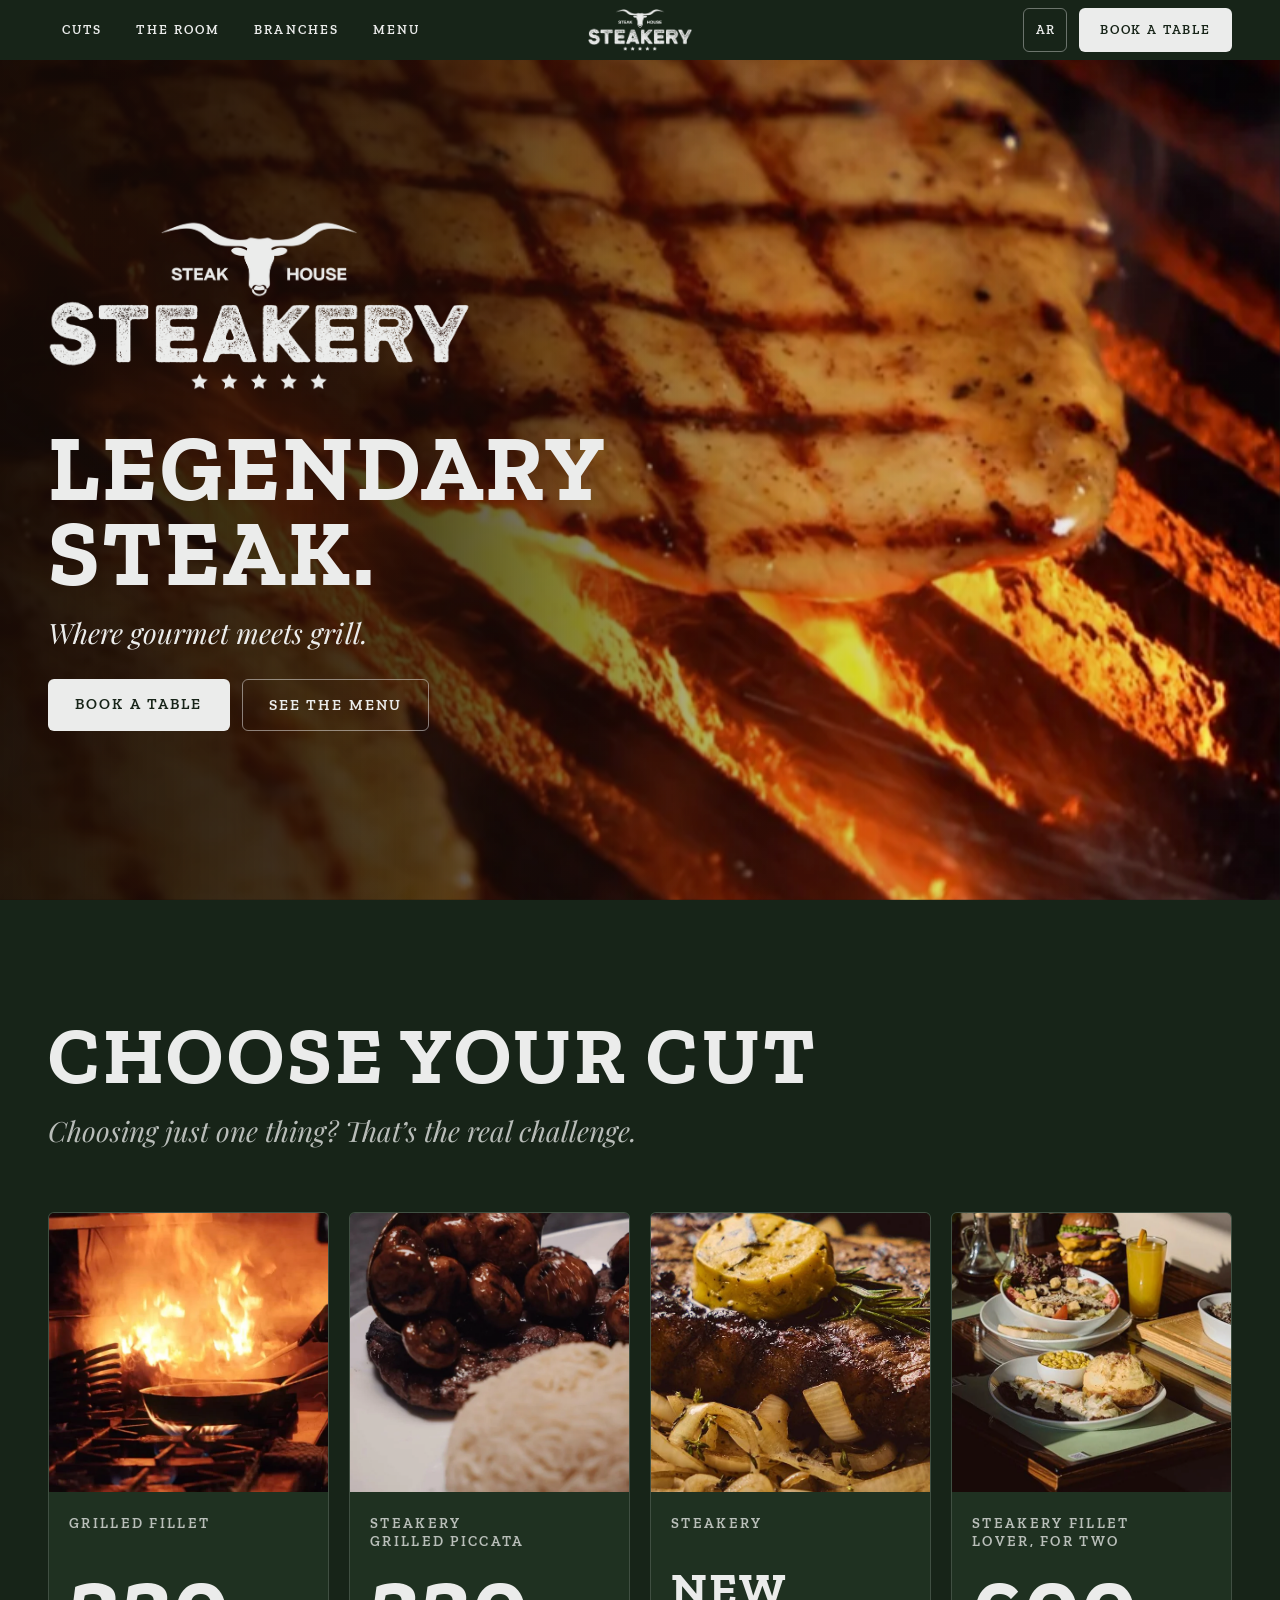
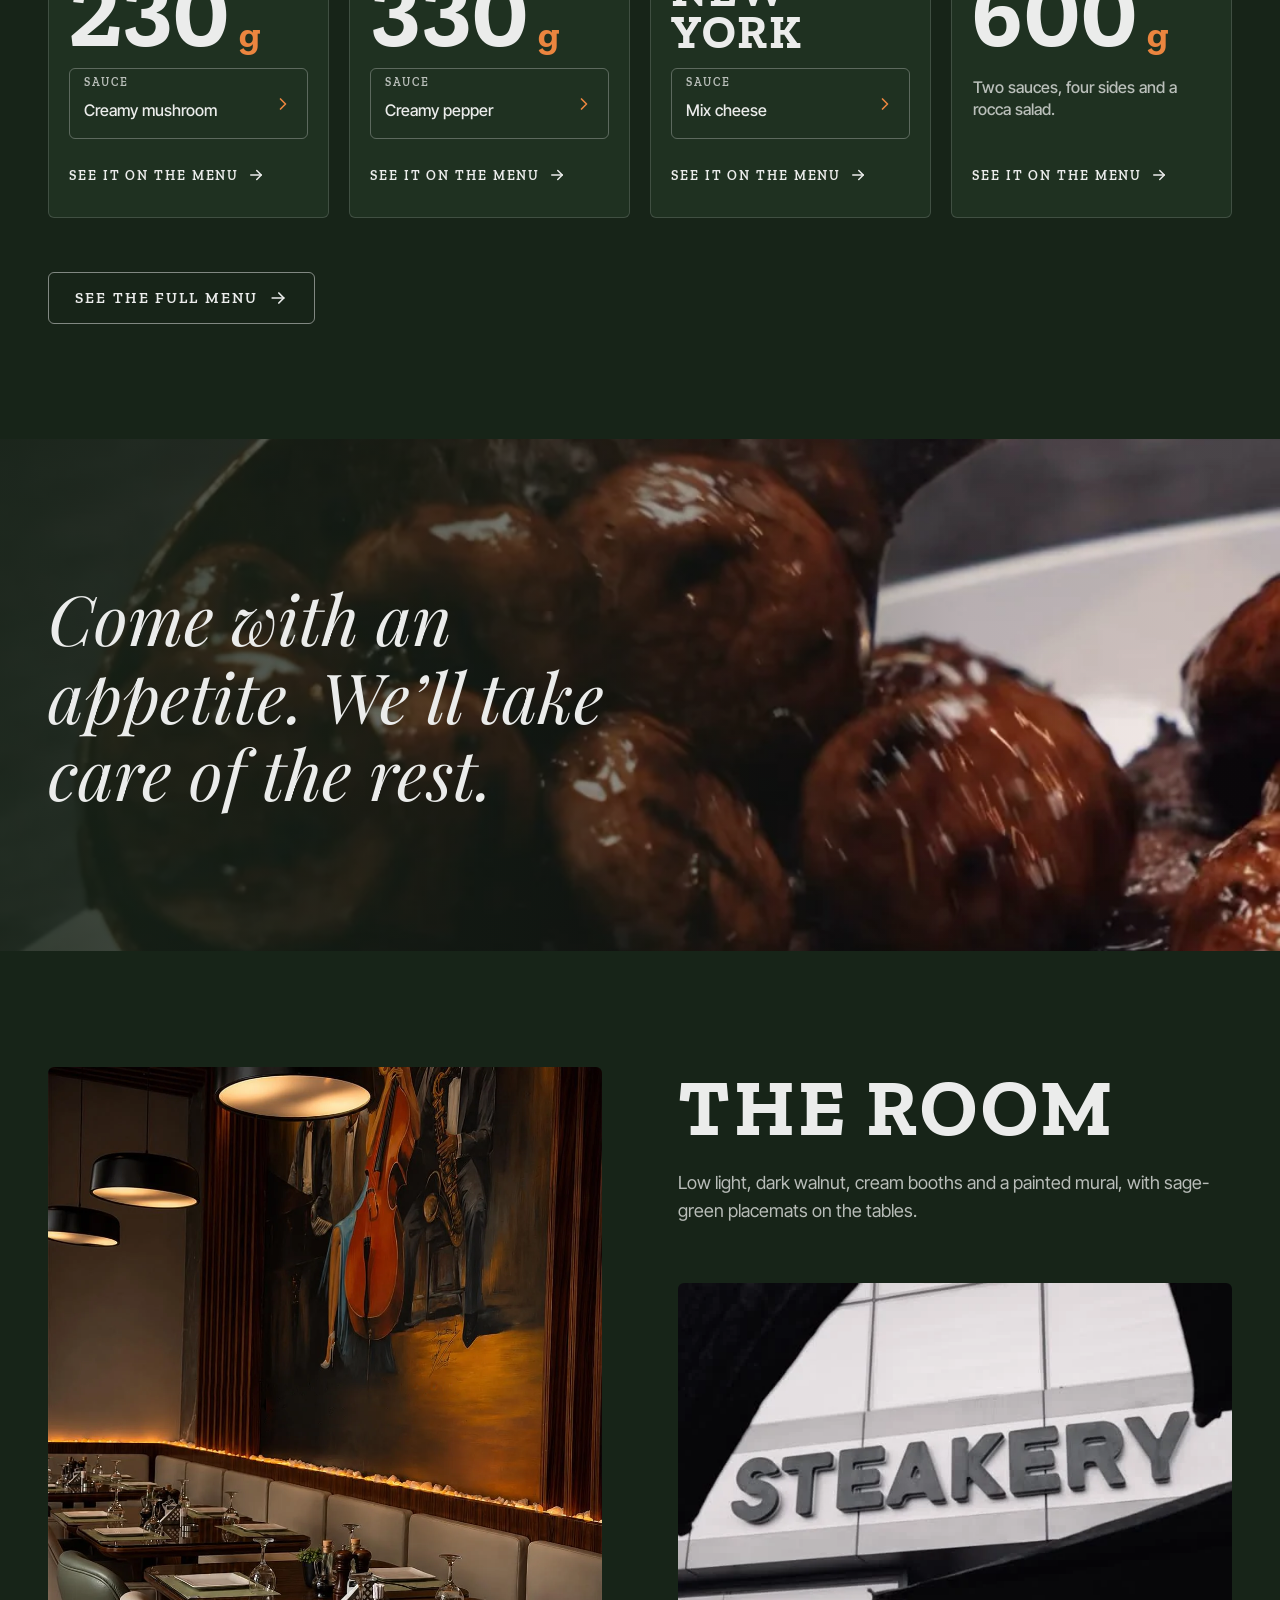
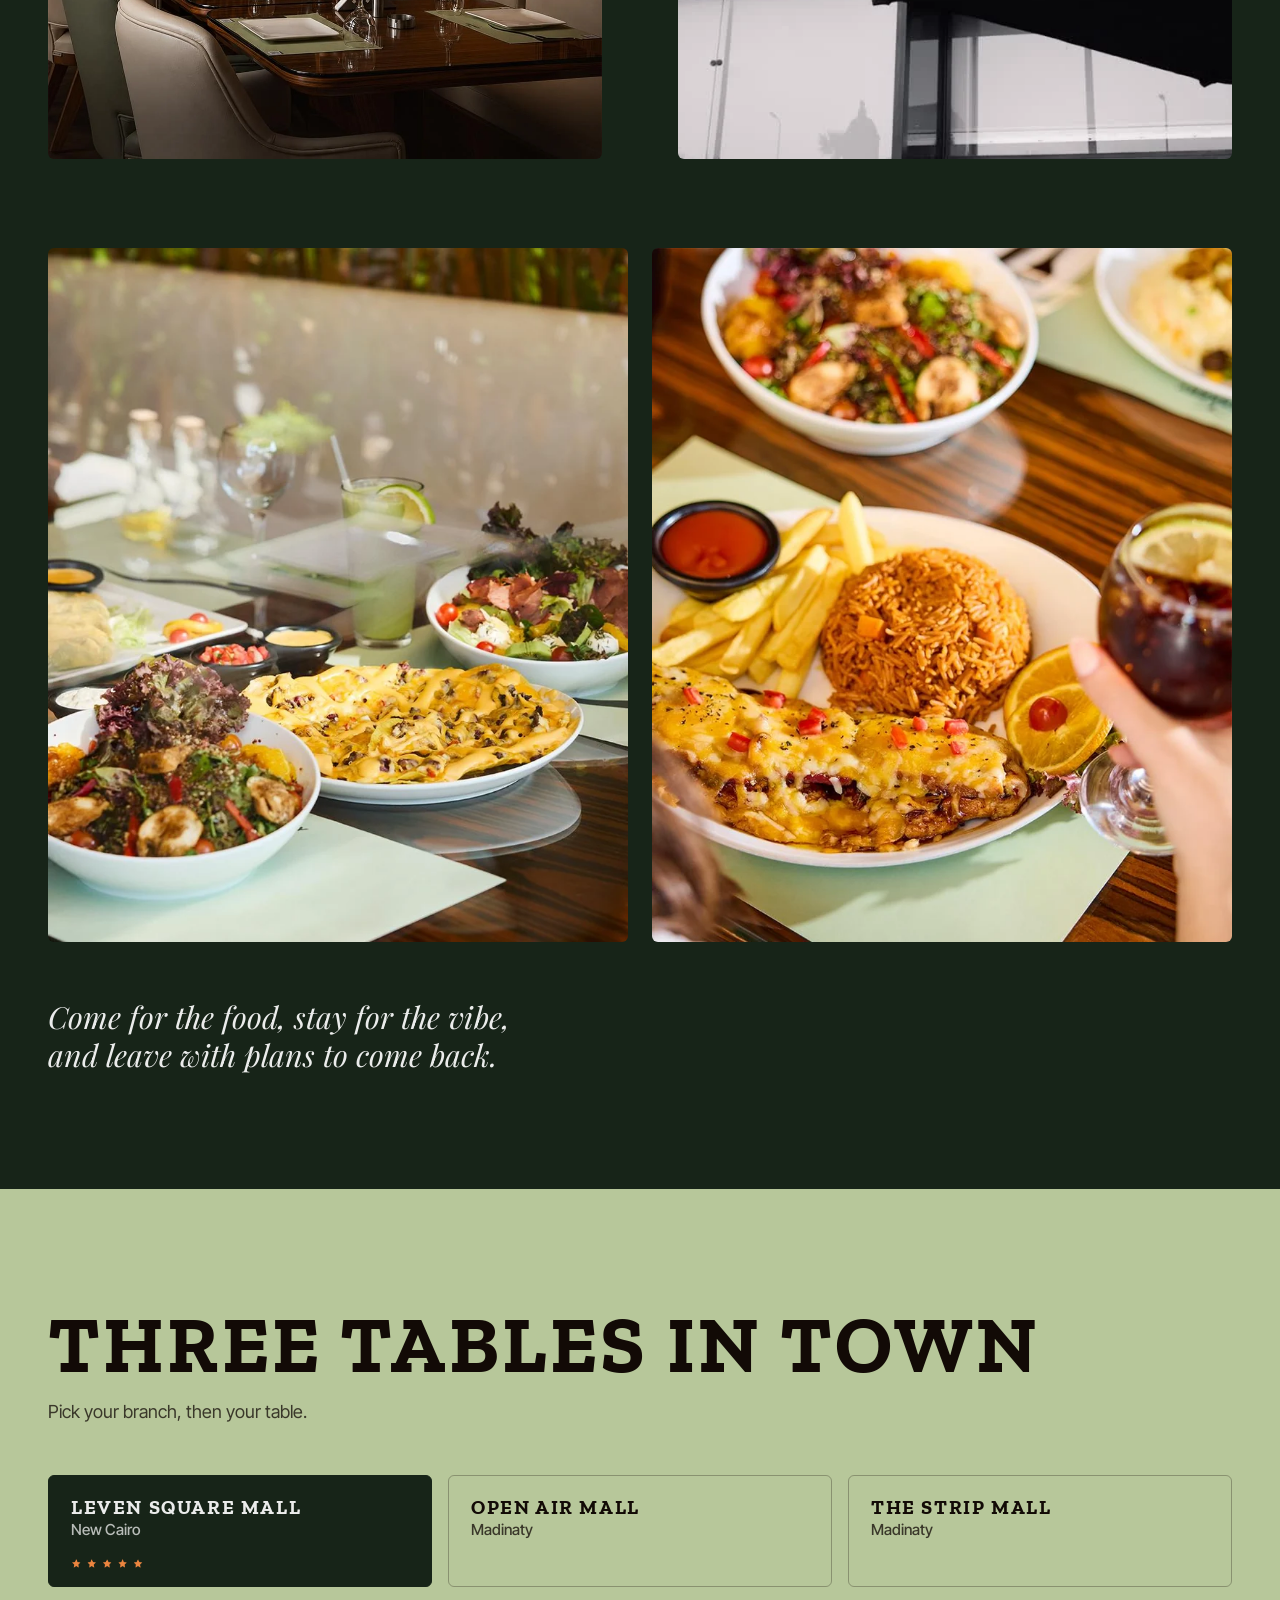
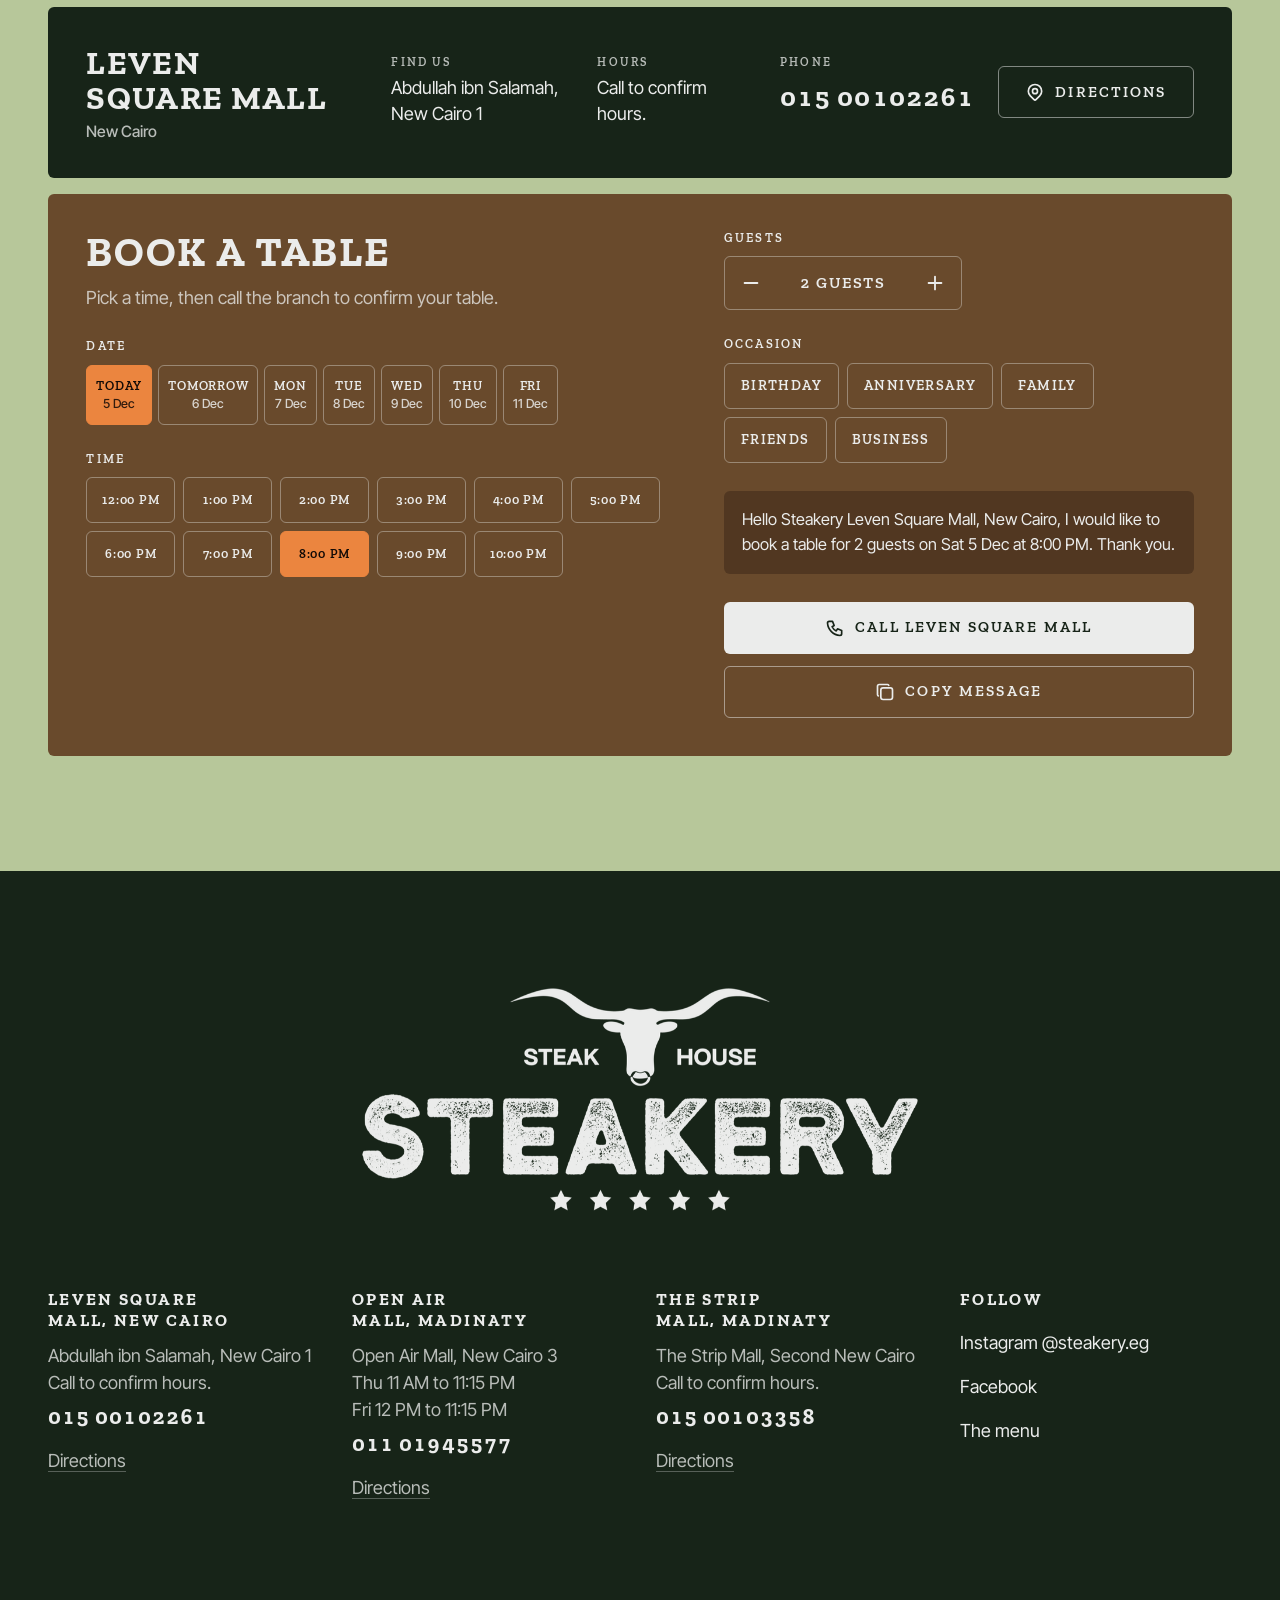
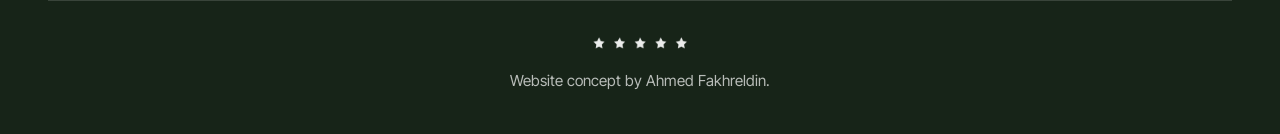
<file: index.html>
<!doctype html>
<html lang="en">
<head>
<meta charset="utf-8">
<meta name="viewport" content="width=device-width, initial-scale=1, minimum-scale=1">
<title>Steakery | Legendary Steak in New Cairo and Madinaty</title>
<meta name="description" content="Steakery, a steakhouse with three branches in New Cairo and Madinaty. Choose your cut and your sauce, see the room and book a table.">
<meta name="theme-color" content="#172418">
<meta property="og:type" content="website">
<meta property="og:site_name" content="Steakery">
<meta property="og:title" content="Steakery | Legendary Steak in New Cairo and Madinaty">
<meta property="og:description" content="Steakery, a steakhouse with three branches in New Cairo and Madinaty. Choose your cut and your sauce, see the room and book a table.">
<meta property="og:url" content="https://ahmedfakhr1.github.io/steakery-preview/">
<meta property="og:image" content="https://ahmedfakhr1.github.io/steakery-preview/img/og.jpg">
<meta name="twitter:card" content="summary_large_image">
<link rel="icon" href="img/icon.png" type="image/png">
<link rel="apple-touch-icon" href="img/apple-touch-icon.png">
<link rel="preload" href="fonts/inter-tight-1bf6b3.woff2" as="font" type="font/woff2" crossorigin>
<link rel="preload" href="fonts/playfair-display-4e6c49.woff2" as="font" type="font/woff2" crossorigin>
<link rel="preload" href="fonts/zilla-slab-2516ea.woff2" as="font" type="font/woff2" crossorigin>
<link rel="preload" href="fonts/zilla-slab-a95843.woff2" as="font" type="font/woff2" crossorigin>
<style>html.fl body{opacity:0}body{transition:opacity .25s ease}</style>
<script>(function(){var d=document.documentElement;d.classList.add('js');d.classList.add('fl');var t=setTimeout(function(){d.classList.remove('fl')},1200);var done=function(){clearTimeout(t);d.classList.remove('fl')};if(document.fonts&&document.fonts.load){Promise.all([document.fonts.load('700 1em "Zilla Slab"'),document.fonts.load('600 1em "Zilla Slab"'),document.fonts.load('italic 400 1em "Playfair Display"'),document.fonts.load('400 1em "Inter Tight"'),document.fonts.load('500 1em "Inter Tight"')]).then(done,done)}else{done()}})();</script>
<link rel="stylesheet" href="fonts.css?v=1">
<link rel="stylesheet" href="styles.css?v=1">
<script src="app.js?v=1" defer></script>
<script type="application/ld+json">{"@context": "https://schema.org", "@graph": [{"@type": "Restaurant", "name": "Steakery Leven Square Mall", "alternateName": "Steakery Steak House", "servesCuisine": "Steakhouse", "url": "https://ahmedfakhr1.github.io/steakery-preview/", "image": "https://ahmedfakhr1.github.io/steakery-preview/img/og.jpg", "logo": "https://ahmedfakhr1.github.io/steakery-preview/img/logo-offwhite.png", "telephone": "+201500102261", "hasMenu": "https://ahmedfakhr1.github.io/steakery-preview/menu.html", "address": {"@type": "PostalAddress", "streetAddress": "Abdullah ibn Salamah, New Cairo 1", "addressLocality": "New Cairo", "addressCountry": "EG"}, "sameAs": ["https://www.instagram.com/steakery.eg/", "https://www.facebook.com/steakery.eg"]}, {"@type": "Restaurant", "name": "Steakery Open Air Mall", "alternateName": "Steakery Steak House", "servesCuisine": "Steakhouse", "url": "https://ahmedfakhr1.github.io/steakery-preview/", "image": "https://ahmedfakhr1.github.io/steakery-preview/img/og.jpg", "logo": "https://ahmedfakhr1.github.io/steakery-preview/img/logo-offwhite.png", "telephone": "+201101945577", "hasMenu": "https://ahmedfakhr1.github.io/steakery-preview/menu.html", "address": {"@type": "PostalAddress", "streetAddress": "Open Air Mall, New Cairo 3", "addressLocality": "Madinaty", "addressCountry": "EG"}, "sameAs": ["https://www.instagram.com/steakery.eg/", "https://www.facebook.com/steakery.eg"], "openingHoursSpecification": [{"@type": "OpeningHoursSpecification", "dayOfWeek": "Thursday", "opens": "11:00", "closes": "23:15"}, {"@type": "OpeningHoursSpecification", "dayOfWeek": "Friday", "opens": "12:00", "closes": "23:15"}]}, {"@type": "Restaurant", "name": "Steakery The Strip Mall", "alternateName": "Steakery Steak House", "servesCuisine": "Steakhouse", "url": "https://ahmedfakhr1.github.io/steakery-preview/", "image": "https://ahmedfakhr1.github.io/steakery-preview/img/og.jpg", "logo": "https://ahmedfakhr1.github.io/steakery-preview/img/logo-offwhite.png", "telephone": "+201500103358", "hasMenu": "https://ahmedfakhr1.github.io/steakery-preview/menu.html", "address": {"@type": "PostalAddress", "streetAddress": "The Strip Mall, Second New Cairo", "addressLocality": "Madinaty", "addressCountry": "EG"}, "sameAs": ["https://www.instagram.com/steakery.eg/", "https://www.facebook.com/steakery.eg"]}]}</script>
</head>
<body class="home">
<a class="skip" href="#main">Skip to content</a>
<header class="site-header" id="top">
<div class="hd-inner">
<button class="icon-btn burger" type="button" aria-label="Open menu" aria-expanded="false" aria-controls="drawer" data-drawer-open><svg class="i " aria-hidden="true" focusable="false"><use href="#i-menu"/></svg></button>
<nav class="hd-nav" aria-label="Main"><a href="#cuts">Cuts</a><a href="#room">The room</a><a href="#visit">Branches</a><a href="menu.html">Menu</a></nav>
<a class="hd-logo" href="#top" aria-label="Steakery, home"><img src="img/logo-offwhite.png" width="92" height="37" alt="Steakery Steak House"></a>
<div class="hd-actions"><button class="ar-btn" type="button" aria-label="Arabic" data-ar>AR</button><a class="btn btn-light hd-book" href="#book">Book a table</a></div>
</div>
</header>

<main id="main">
<section class="hero" aria-label="Steakery" data-dock-hide="half">
<div class="hero-media"><picture><source media="(orientation: portrait)" srcset="img/hero-tall.webp"><img src="img/hero-wide.webp" width="1290" height="1100" alt="Chicken breasts with grill marks over open flames" fetchpriority="high"></picture></div>
<div class="wrap">
<img class="hero-logo hero-rise" style="--d:0" src="img/logo-offwhite.png" width="270" height="109" alt="Steakery Steak House">
<div class="hero-copy">
<h1 class="hero-rise" style="--d:1">Legendary Steak.</h1>
<p class="hero-sub hero-rise" style="--d:2">Where gourmet meets grill.</p>
<div class="hero-cta hero-rise" style="--d:3"><a class="btn btn-light" href="#book">Book a table</a><a class="btn btn-ghost" href="menu.html">See the menu</a></div>
</div>
</div>
</section>

<section class="cuts" id="cuts" aria-labelledby="cuts-h">
<div class="wrap">
<div class="cuts-head rv"><h2 class="h-sec" id="cuts-h">Choose your cut</h2><p class="it">Choosing just one thing? That’s the real challenge.</p></div>
<ul class="cut-grid rv">
<li class="cut">
<div class="cut-photo"><img src="img/cut-fillet.webp" width="640" height="800" alt="Flames rising from a pan on the kitchen stove" loading="lazy" decoding="async"></div>
<div class="cut-body"><h3 class="cut-name">Grilled Fillet</h3><p class="cut-weight"><span>230</span><span class="u">g</span></p><button class="sauce" type="button" data-cut="Grilled Fillet" data-start="0" data-sauces="Creamy mushroom|Creamy pepper|Creamy pepper mushroom|Mushroom|Pepper|Pepper mushroom|À la crème|Mix cheese|Creamy sun-dried tomato with spinach|Garlic|Creamy Dijon|Fresh mushroom"><span class="sauce-t"><span class="sauce-k">Sauce</span><span class="sauce-v" aria-live="polite"></span></span><svg class="i " aria-hidden="true" focusable="false"><use href="#i-next"/></svg></button><a class="cut-link" href="menu.html#grilled-fillet-230">See it on the menu <svg class="i " aria-hidden="true" focusable="false"><use href="#i-arrow"/></svg></a></div>
</li>
<li class="cut">
<div class="cut-photo"><img src="img/cut-piccata.webp" width="720" height="900" alt="Grilled steak topped with glazed mushrooms, served with rice" loading="lazy" decoding="async"></div>
<div class="cut-body"><h3 class="cut-name">Steakery Grilled Piccata</h3><p class="cut-weight"><span>330</span><span class="u">g</span></p><button class="sauce" type="button" data-cut="Steakery Grilled Piccata" data-start="1" data-sauces="Creamy mushroom|Creamy pepper|Creamy pepper mushroom|Mushroom|Pepper|Pepper mushroom|À la crème|Mix cheese|Creamy sun-dried tomato with spinach|Garlic|Creamy Dijon|Fresh mushroom"><span class="sauce-t"><span class="sauce-k">Sauce</span><span class="sauce-v" aria-live="polite"></span></span><svg class="i " aria-hidden="true" focusable="false"><use href="#i-next"/></svg></button><a class="cut-link" href="menu.html#piccata-330">See it on the menu <svg class="i " aria-hidden="true" focusable="false"><use href="#i-arrow"/></svg></a></div>
</li>
<li class="cut">
<div class="cut-photo"><img src="img/cut-newyork.webp" width="628" height="785" alt="Thick grilled steak with herb butter and rosemary in a cast-iron skillet" loading="lazy" decoding="async"></div>
<div class="cut-body"><h3 class="cut-name">Steakery</h3><p class="cut-weight"><span class="stack"><span>New</span><span>York</span></span></p><button class="sauce" type="button" data-cut="Steakery" data-start="7" data-sauces="Creamy mushroom|Creamy pepper|Creamy pepper mushroom|Mushroom|Pepper|Pepper mushroom|À la crème|Mix cheese|Creamy sun-dried tomato with spinach|Garlic|Creamy Dijon|Fresh mushroom"><span class="sauce-t"><span class="sauce-k">Sauce</span><span class="sauce-v" aria-live="polite"></span></span><svg class="i " aria-hidden="true" focusable="false"><use href="#i-next"/></svg></button><a class="cut-link" href="menu.html#new-york-steak">See it on the menu <svg class="i " aria-hidden="true" focusable="false"><use href="#i-arrow"/></svg></a></div>
</li>
<li class="cut">
<div class="cut-photo"><img src="img/cut-lover.webp" width="584" height="730" alt="A table in the dining room set with steak, a burger, salad, pasta and juices" loading="lazy" decoding="async"></div>
<div class="cut-body"><h3 class="cut-name">Steakery Fillet Lover, for two</h3><p class="cut-weight"><span>600</span><span class="u">g</span></p><p class="cut-static">Two sauces, four sides and a rocca salad.</p><a class="cut-link" href="menu.html#fillet-lover">See it on the menu <svg class="i " aria-hidden="true" focusable="false"><use href="#i-arrow"/></svg></a></div>
</li>
</ul>
<div class="cuts-cta rv"><a class="btn btn-ghost" href="menu.html">See the full menu <svg class="i " aria-hidden="true" focusable="false"><use href="#i-arrow"/></svg></a></div>
</div>
</section>

<section class="band" aria-label="Come with an appetite">
<img src="img/band.webp" width="1080" height="820" alt="Grilled steak with glazed mushrooms and rice" loading="lazy" decoding="async">
<div class="wrap"><p class="rv">Come with an appetite. We’ll take care of the rest.</p></div>
</section>

<section class="room" id="room" aria-labelledby="room-h">
<div class="wrap">
<div class="room-grid">
<div class="room-text rv"><h2 class="h-sec" id="room-h">The room</h2><p>Low light, dark walnut, cream booths and a painted mural, with sage-green placemats on the tables.</p></div>
<figure class="room-main rv"><img src="img/room.webp" width="1080" height="1350" alt="Dining room with cream booths, walnut tables, pendant lamps and a painted mural of musicians" loading="lazy" decoding="async"></figure>
<figure class="room-ext rv"><img src="img/exterior.webp" width="640" height="550" alt="The Steakery sign above the entrance, in black and white" loading="lazy" decoding="async"></figure>
</div>
<div class="pair">
<figure class="rv"><img src="img/table-a.webp" width="800" height="957" alt="A table by the window with salads, nachos and a lime drink on sage placemats" loading="lazy" decoding="async"></figure>
<figure class="rv" style="--d:1"><img src="img/table-b.webp" width="800" height="957" alt="Grilled chicken covered in melted cheese with fries and rice, and a guest holding a drink" loading="lazy" decoding="async"></figure>
<p class="pair-cap it rv">Come for the food, stay for the vibe, and leave with plans to come back.</p>
</div>
</div>
</section>

<section class="visit" id="visit" aria-labelledby="visit-h">
<div class="wrap">
<div class="visit-head"><h2 class="h-sec" id="visit-h">Three tables in town</h2><p>Pick your branch, then your table.</p></div>
<div class="tabs" role="tablist" aria-label="Branch"><button class="tab" role="tab" type="button" id="tab-leven" aria-controls="panel-leven" aria-selected="true" tabindex="0" data-b="leven" data-name="Leven Square Mall" data-area="New Cairo" data-tel="+201500102261"><span class="tab-t"><span class="tab-n">Leven Square Mall</span><span class="tab-a">New Cairo</span></span><span class="stars" aria-hidden="true"></span></button><button class="tab" role="tab" type="button" id="tab-open" aria-controls="panel-open" aria-selected="false" tabindex="-1" data-b="open" data-name="Open Air Mall" data-area="Madinaty" data-tel="+201101945577"><span class="tab-t"><span class="tab-n">Open Air Mall</span><span class="tab-a">Madinaty</span></span><span class="stars" aria-hidden="true"></span></button><button class="tab" role="tab" type="button" id="tab-strip" aria-controls="panel-strip" aria-selected="false" tabindex="-1" data-b="strip" data-name="The Strip Mall" data-area="Madinaty" data-tel="+201500103358"><span class="tab-t"><span class="tab-n">The Strip Mall</span><span class="tab-a">Madinaty</span></span><span class="stars" aria-hidden="true"></span></button></div>
<div class="visit-grid">
<div class="branch" role="tabpanel" id="panel-leven" aria-labelledby="tab-leven" data-b="leven">
<h3>Leven Square Mall<span>New Cairo</span></h3>
<dl><div><dt>Find us</dt><dd>Abdullah ibn Salamah, New Cairo 1</dd></div><div><dt>Hours</dt><dd>Call to confirm hours.</dd></div><div><dt>Phone</dt><dd><a class="tel" href="tel:+201500102261">015 00102261</a></dd></div></dl>
<a class="btn btn-ghost" href="https://www.google.com/maps/search/?api=1&amp;query=Steakery%20Leven%20Square%20Mall%20New%20Cairo" target="_blank" rel="noopener"><svg class="i " aria-hidden="true" focusable="false"><use href="#i-pin"/></svg>Directions</a>
</div>
<div class="branch" role="tabpanel" id="panel-open" aria-labelledby="tab-open" data-b="open" hidden>
<h3>Open Air Mall<span>Madinaty</span></h3>
<dl><div><dt>Find us</dt><dd>Open Air Mall, New Cairo 3</dd></div><div><dt>Hours</dt><dd>Thu 11 AM to 11:15 PM<br>Fri 12 PM to 11:15 PM<br>Call to confirm other days.</dd></div><div><dt>Phone</dt><dd><a class="tel" href="tel:+201101945577">011 01945577</a></dd></div></dl>
<a class="btn btn-ghost" href="https://www.google.com/maps/search/?api=1&amp;query=Steakery%20Open%20Air%20Mall%20Madinaty" target="_blank" rel="noopener"><svg class="i " aria-hidden="true" focusable="false"><use href="#i-pin"/></svg>Directions</a>
</div>
<div class="branch" role="tabpanel" id="panel-strip" aria-labelledby="tab-strip" data-b="strip" hidden>
<h3>The Strip Mall<span>Madinaty</span></h3>
<dl><div><dt>Find us</dt><dd>The Strip Mall, Second New Cairo</dd></div><div><dt>Hours</dt><dd>Call to confirm hours.</dd></div><div><dt>Phone</dt><dd><a class="tel" href="tel:+201500103358">015 00103358</a></dd></div></dl>
<a class="btn btn-ghost" href="https://www.google.com/maps/search/?api=1&amp;query=Steakery%20The%20Strip%20Mall%20Madinaty" target="_blank" rel="noopener"><svg class="i " aria-hidden="true" focusable="false"><use href="#i-pin"/></svg>Directions</a>
</div>
<form class="book" id="book" aria-labelledby="book-h" onsubmit="return false">
<div class="book-l">
<div><h3 id="book-h">Book a table</h3><p class="book-intro">Pick a time, then call the branch to confirm your table.</p></div>
<fieldset><legend>Date</legend><div class="chips dates" id="dates"></div></fieldset>
<fieldset><legend>Time</legend><div class="chips times" id="times"></div></fieldset>
</div>
<div class="book-r">
<fieldset><legend>Guests</legend><div class="stepper"><button type="button" id="guests-minus" aria-label="Fewer guests"><svg class="i " aria-hidden="true" focusable="false"><use href="#i-minus"/></svg></button><output id="guests-out" aria-live="polite">2 guests</output><button type="button" id="guests-plus" aria-label="More guests"><svg class="i " aria-hidden="true" focusable="false"><use href="#i-plus"/></svg></button></div></fieldset>
<fieldset><legend>Occasion</legend><div class="chips" id="occ"></div></fieldset>
<div><p class="msg" id="msg"></p></div>
<div class="book-act"><a class="btn btn-light" id="call-btn" href="tel:+201500102261"><svg class="i " aria-hidden="true" focusable="false"><use href="#i-phone"/></svg><span>Call <span class="call-name">Leven Square Mall</span></span></a><button class="btn btn-ghost" id="copy-btn" type="button"><svg class="i " aria-hidden="true" focusable="false"><use href="#i-copy"/></svg><span class="copy-no">Copy message</span><span class="copy-ok">Copied</span></button></div>
</div>
</form>
</div>
</div>
</section>
</main>
<footer class="footer" data-dock-hide>
<div class="wrap">
<img class="ft-logo" src="img/logo-offwhite.png" width="560" height="226" alt="Steakery Steak House" loading="lazy" decoding="async">
<div class="ft-cols">
<div class="ft-col"><h2>Leven Square Mall, New Cairo</h2><p>Abdullah ibn Salamah, New Cairo 1</p><p>Call to confirm hours.</p><a class="l strong" href="tel:+201500102261">015 00102261</a><a class="l sub" href="https://www.google.com/maps/search/?api=1&amp;query=Steakery%20Leven%20Square%20Mall%20New%20Cairo" target="_blank" rel="noopener">Directions</a></div><div class="ft-col"><h2>Open Air Mall, Madinaty</h2><p>Open Air Mall, New Cairo 3</p><p>Thu 11 AM to 11:15 PM<br>Fri 12 PM to 11:15 PM</p><a class="l strong" href="tel:+201101945577">011 01945577</a><a class="l sub" href="https://www.google.com/maps/search/?api=1&amp;query=Steakery%20Open%20Air%20Mall%20Madinaty" target="_blank" rel="noopener">Directions</a></div><div class="ft-col"><h2>The Strip Mall, Madinaty</h2><p>The Strip Mall, Second New Cairo</p><p>Call to confirm hours.</p><a class="l strong" href="tel:+201500103358">015 00103358</a><a class="l sub" href="https://www.google.com/maps/search/?api=1&amp;query=Steakery%20The%20Strip%20Mall%20Madinaty" target="_blank" rel="noopener">Directions</a></div>
<div class="ft-col"><h2>Follow</h2><a class="l" href="https://www.instagram.com/steakery.eg/" target="_blank" rel="noopener">Instagram @steakery.eg</a><a class="l" href="https://www.facebook.com/steakery.eg" target="_blank" rel="noopener">Facebook</a><a class="l" href="menu.html">The menu</a></div>
</div>
<div class="ft-end"><span class="stars-row" aria-hidden="true"></span><p>Website concept by Ahmed Fakhreldin.</p></div>
</div>
</footer>

<dialog class="drawer" id="drawer" aria-label="Menu">
<div class="drawer-top"><img src="img/logo-offwhite.png" width="96" height="39" alt="Steakery Steak House"><button class="icon-btn" type="button" aria-label="Close menu" data-close><svg class="i " aria-hidden="true" focusable="false"><use href="#i-x"/></svg></button></div>
<nav aria-label="Menu"><a href="#cuts">Choose your cut</a><a href="#room">The room</a><a href="#visit">Branches</a><a href="menu.html">Menu</a></nav>
<div class="drawer-foot"><a class="btn btn-light" href="#book">Book a table</a><a class="link" href="https://www.instagram.com/steakery.eg/" target="_blank" rel="noopener">Instagram @steakery.eg</a></div>
</dialog>
<dialog class="pop" id="ar-note" aria-label="Arabic">
<p>Arabic is not in this preview, it will be live in the final version.</p>
<button class="btn btn-light" type="button" data-close>Got it</button>
</dialog>
<dialog class="sheet" id="call-sheet" aria-label="Call a branch">
<div class="sheet-head"><h2>Call a branch</h2><button class="icon-btn" type="button" aria-label="Close" data-close><svg class="i " aria-hidden="true" focusable="false"><use href="#i-x"/></svg></button></div>
<a class="row" href="tel:+201500102261"><span>Leven Square Mall, New Cairo</span><span><svg class="i " aria-hidden="true" focusable="false"><use href="#i-phone"/></svg>015 00102261</span></a><a class="row" href="tel:+201101945577"><span>Open Air Mall, Madinaty</span><span><svg class="i " aria-hidden="true" focusable="false"><use href="#i-phone"/></svg>011 01945577</span></a><a class="row" href="tel:+201500103358"><span>The Strip Mall, Madinaty</span><span><svg class="i " aria-hidden="true" focusable="false"><use href="#i-phone"/></svg>015 00103358</span></a>
</dialog>
<nav class="dock" id="dock" aria-label="Quick actions">
<a class="dock-i book" href="#book"><svg class="i " aria-hidden="true" focusable="false"><use href="#i-cal"/></svg><span>Book</span></a>
<button class="dock-i" type="button" data-call-open aria-haspopup="dialog"><svg class="i " aria-hidden="true" focusable="false"><use href="#i-phone"/></svg><span>Call</span></button>
<a class="dock-i" href="menu.html"><svg class="i " aria-hidden="true" focusable="false"><use href="#i-list"/></svg><span>Menu</span></a>
</nav>

<svg width="0" height="0" style="position:absolute" aria-hidden="true" focusable="false"><defs><symbol id="i-phone" viewBox="0 0 24 24"><path d="M5 4h4l2 5l-2.5 1.5a11 11 0 0 0 5 5l1.5 -2.5l5 2v4a2 2 0 0 1 -2 2a16 16 0 0 1 -15 -15a2 2 0 0 1 2 -2"/></symbol><symbol id="i-cal" viewBox="0 0 24 24"><path d="M4 7a2 2 0 0 1 2 -2h12a2 2 0 0 1 2 2v12a2 2 0 0 1 -2 2h-12a2 2 0 0 1 -2 -2v-12z"/><path d="M16 3v4"/><path d="M8 3v4"/><path d="M4 11h16"/></symbol><symbol id="i-list" viewBox="0 0 24 24"><path d="M9 6h11"/><path d="M9 12h11"/><path d="M9 18h11"/><path d="M5 6v.01"/><path d="M5 12v.01"/><path d="M5 18v.01"/></symbol><symbol id="i-pin" viewBox="0 0 24 24"><path d="M9 11a3 3 0 1 0 6 0a3 3 0 0 0 -6 0"/><path d="M17.657 16.657l-4.243 4.243a2 2 0 0 1 -2.827 0l-4.244 -4.243a8 8 0 1 1 11.314 0z"/></symbol><symbol id="i-x" viewBox="0 0 24 24"><path d="M18 6l-12 12"/><path d="M6 6l12 12"/></symbol><symbol id="i-menu" viewBox="0 0 24 24"><path d="M4 6h16"/><path d="M4 12h16"/><path d="M4 18h16"/></symbol><symbol id="i-arrow" viewBox="0 0 24 24"><path d="M5 12h14"/><path d="M13 6l6 6l-6 6"/></symbol><symbol id="i-next" viewBox="0 0 24 24"><path d="M9 6l6 6l-6 6"/></symbol><symbol id="i-copy" viewBox="0 0 24 24"><path d="M7 9.667a2.667 2.667 0 0 1 2.667 -2.667h8.666a2.667 2.667 0 0 1 2.667 2.667v8.666a2.667 2.667 0 0 1 -2.667 2.667h-8.666a2.667 2.667 0 0 1 -2.667 -2.667l0 -8.666"/><path d="M4.012 16.737a2.005 2.005 0 0 1 -1.012 -1.737v-10c0 -1.1 .9 -2 2 -2h10c.75 0 1.158 .385 1.5 1"/></symbol><symbol id="i-check" viewBox="0 0 24 24"><path d="M5 12l5 5l10 -10"/></symbol><symbol id="i-plus" viewBox="0 0 24 24"><path d="M12 5v14"/><path d="M5 12h14"/></symbol><symbol id="i-minus" viewBox="0 0 24 24"><path d="M5 12h14"/></symbol></defs></svg>
</body>
</html>
</file>
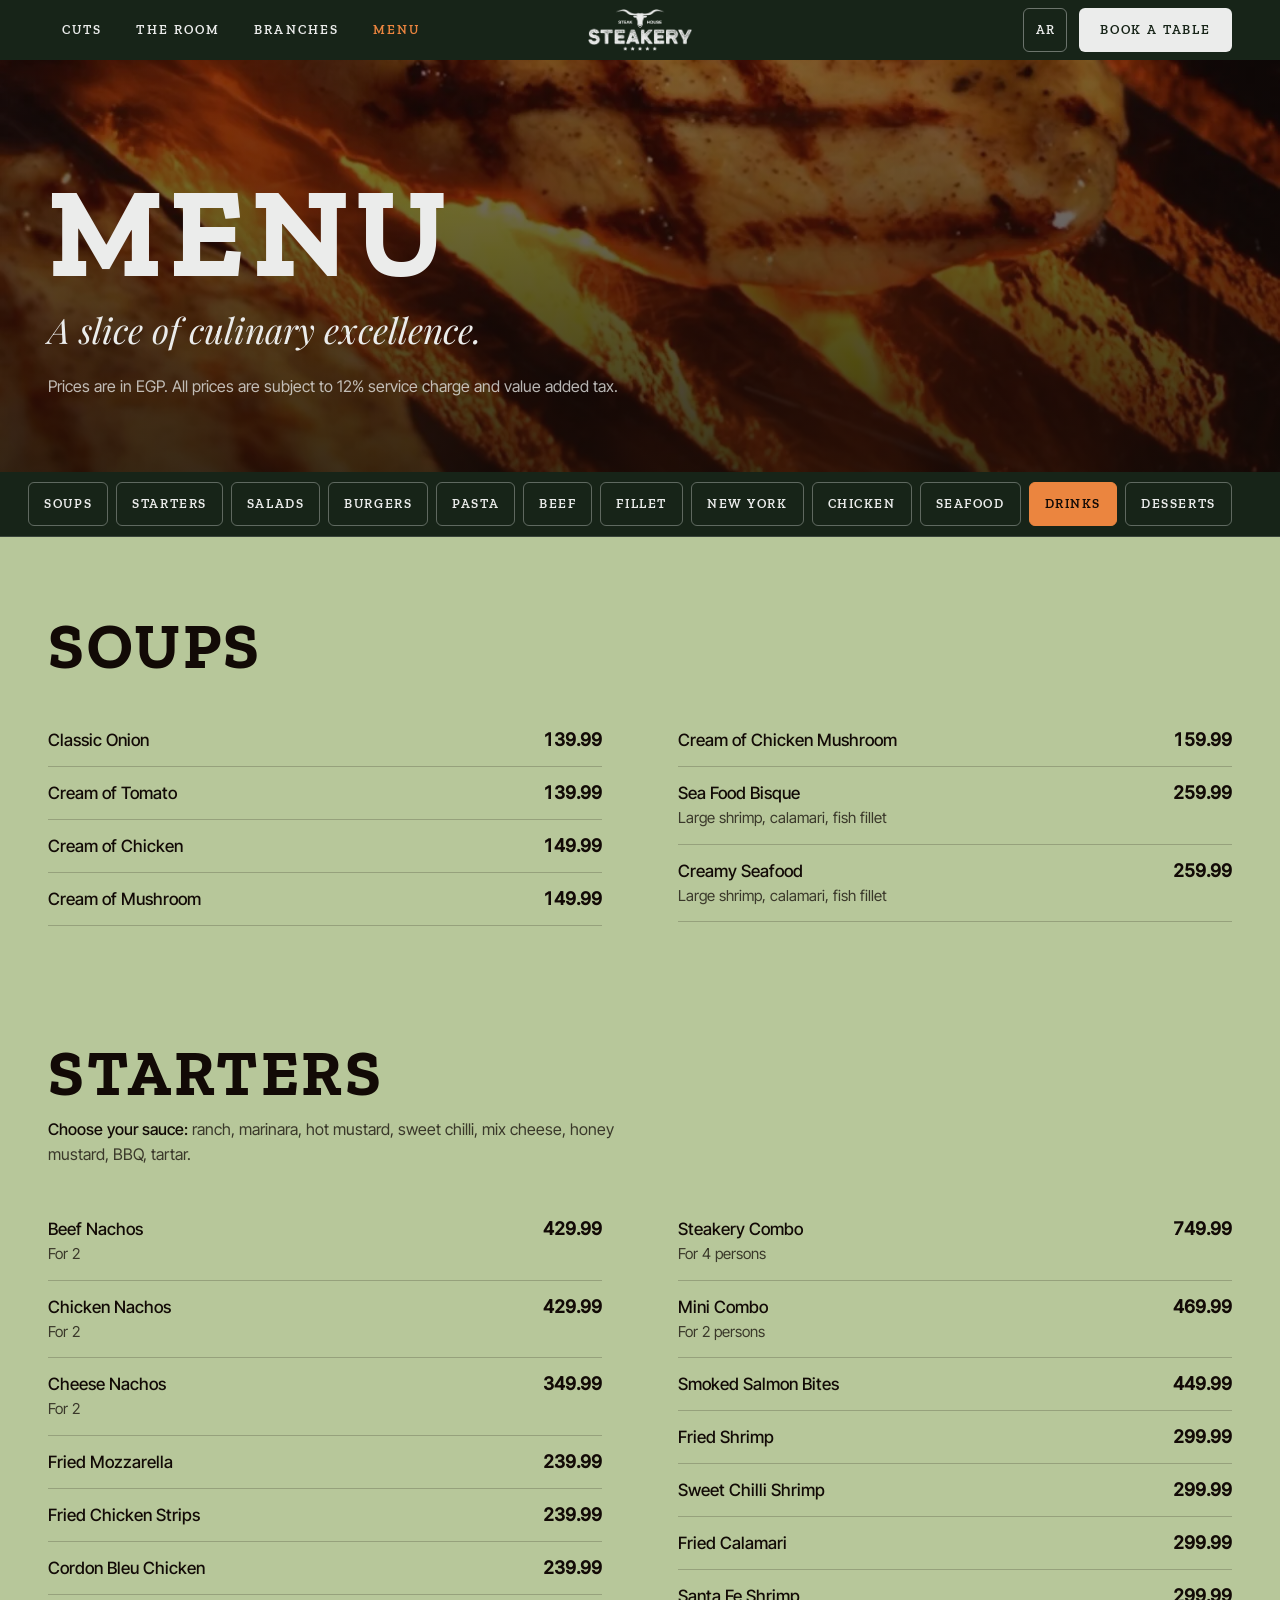
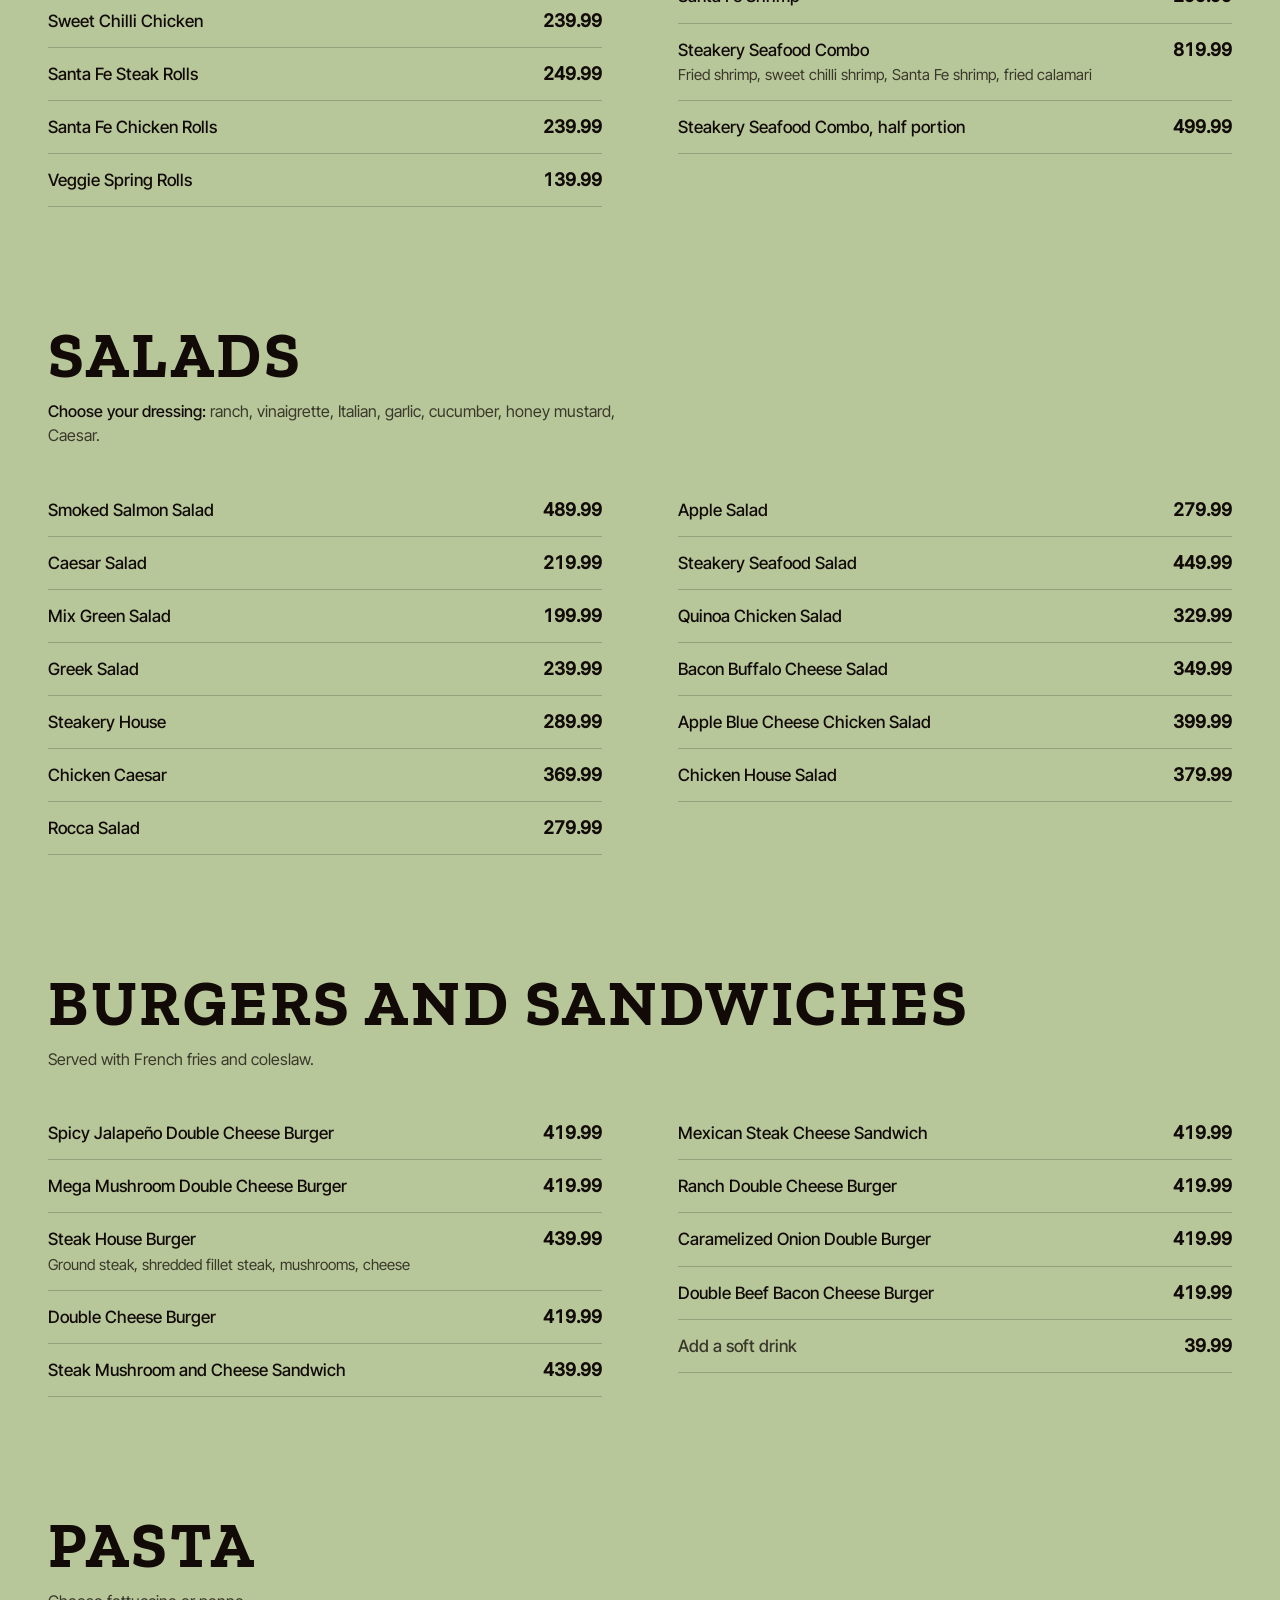
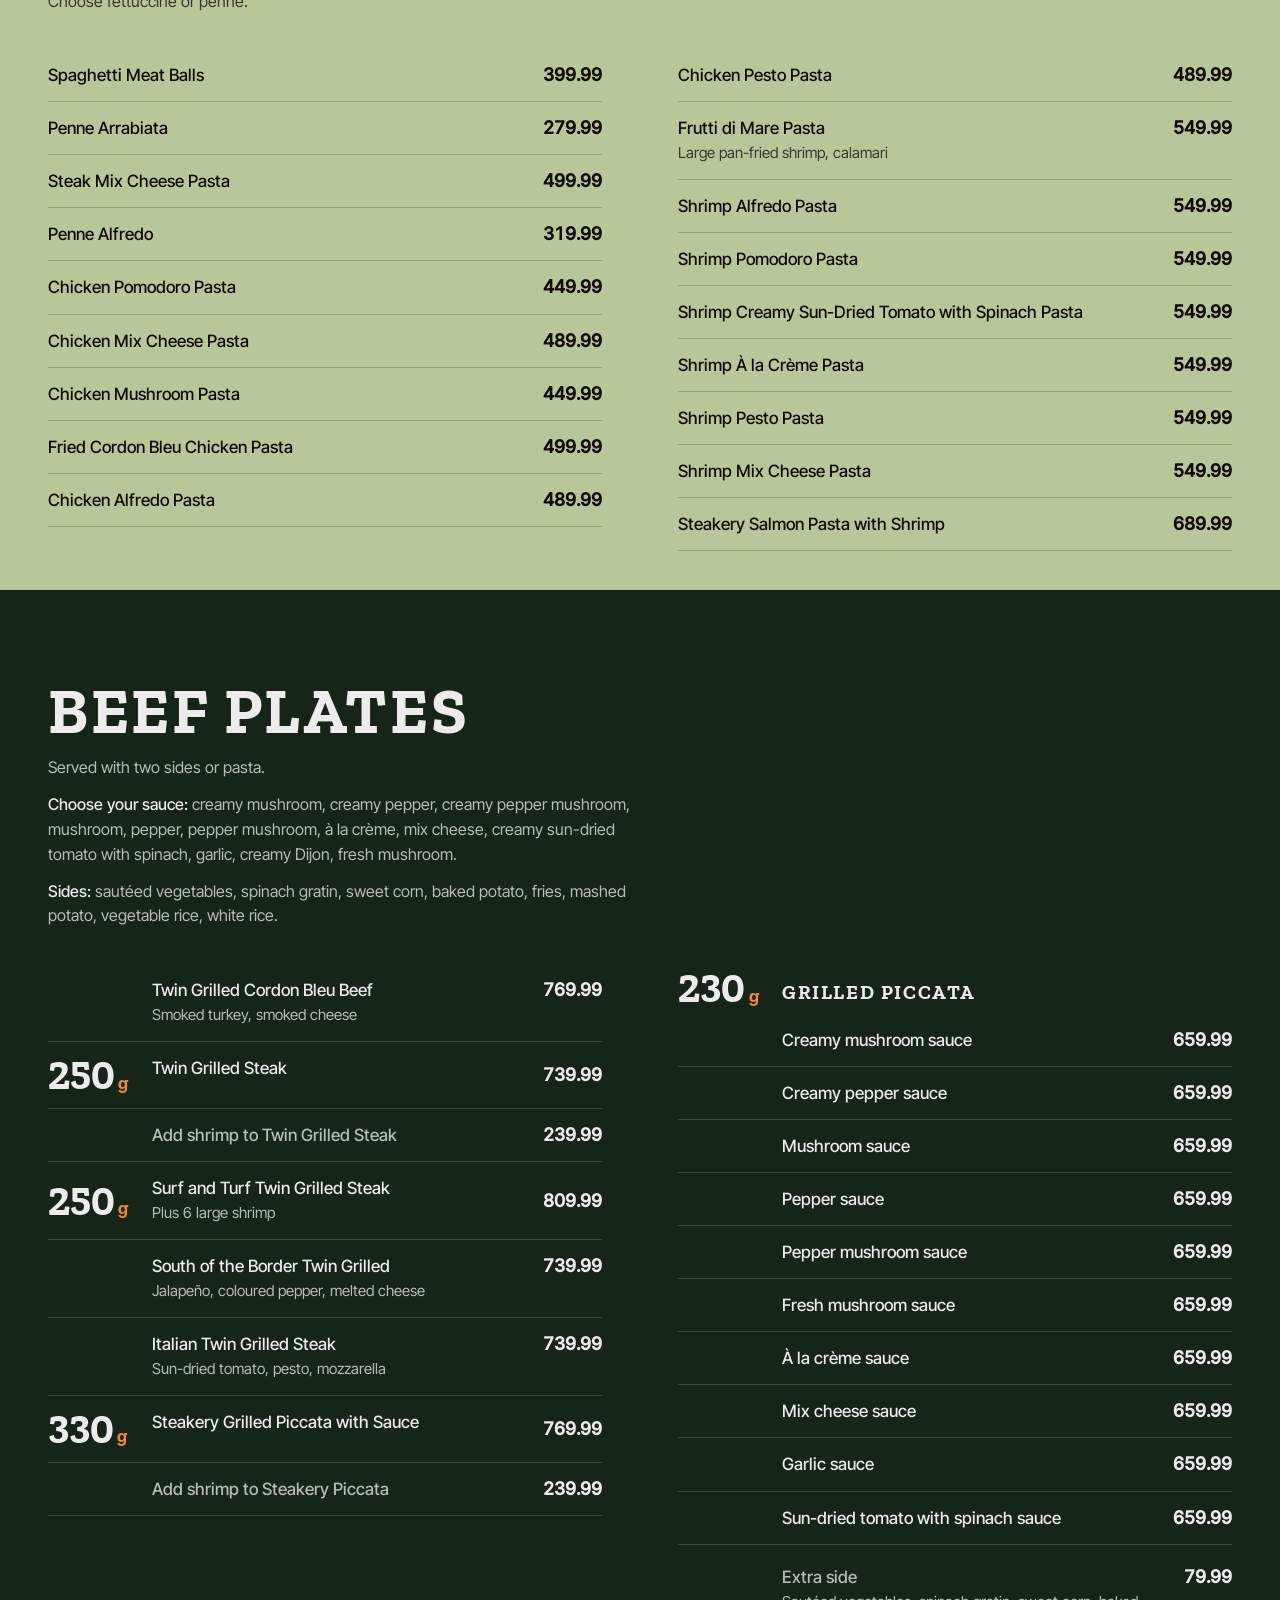
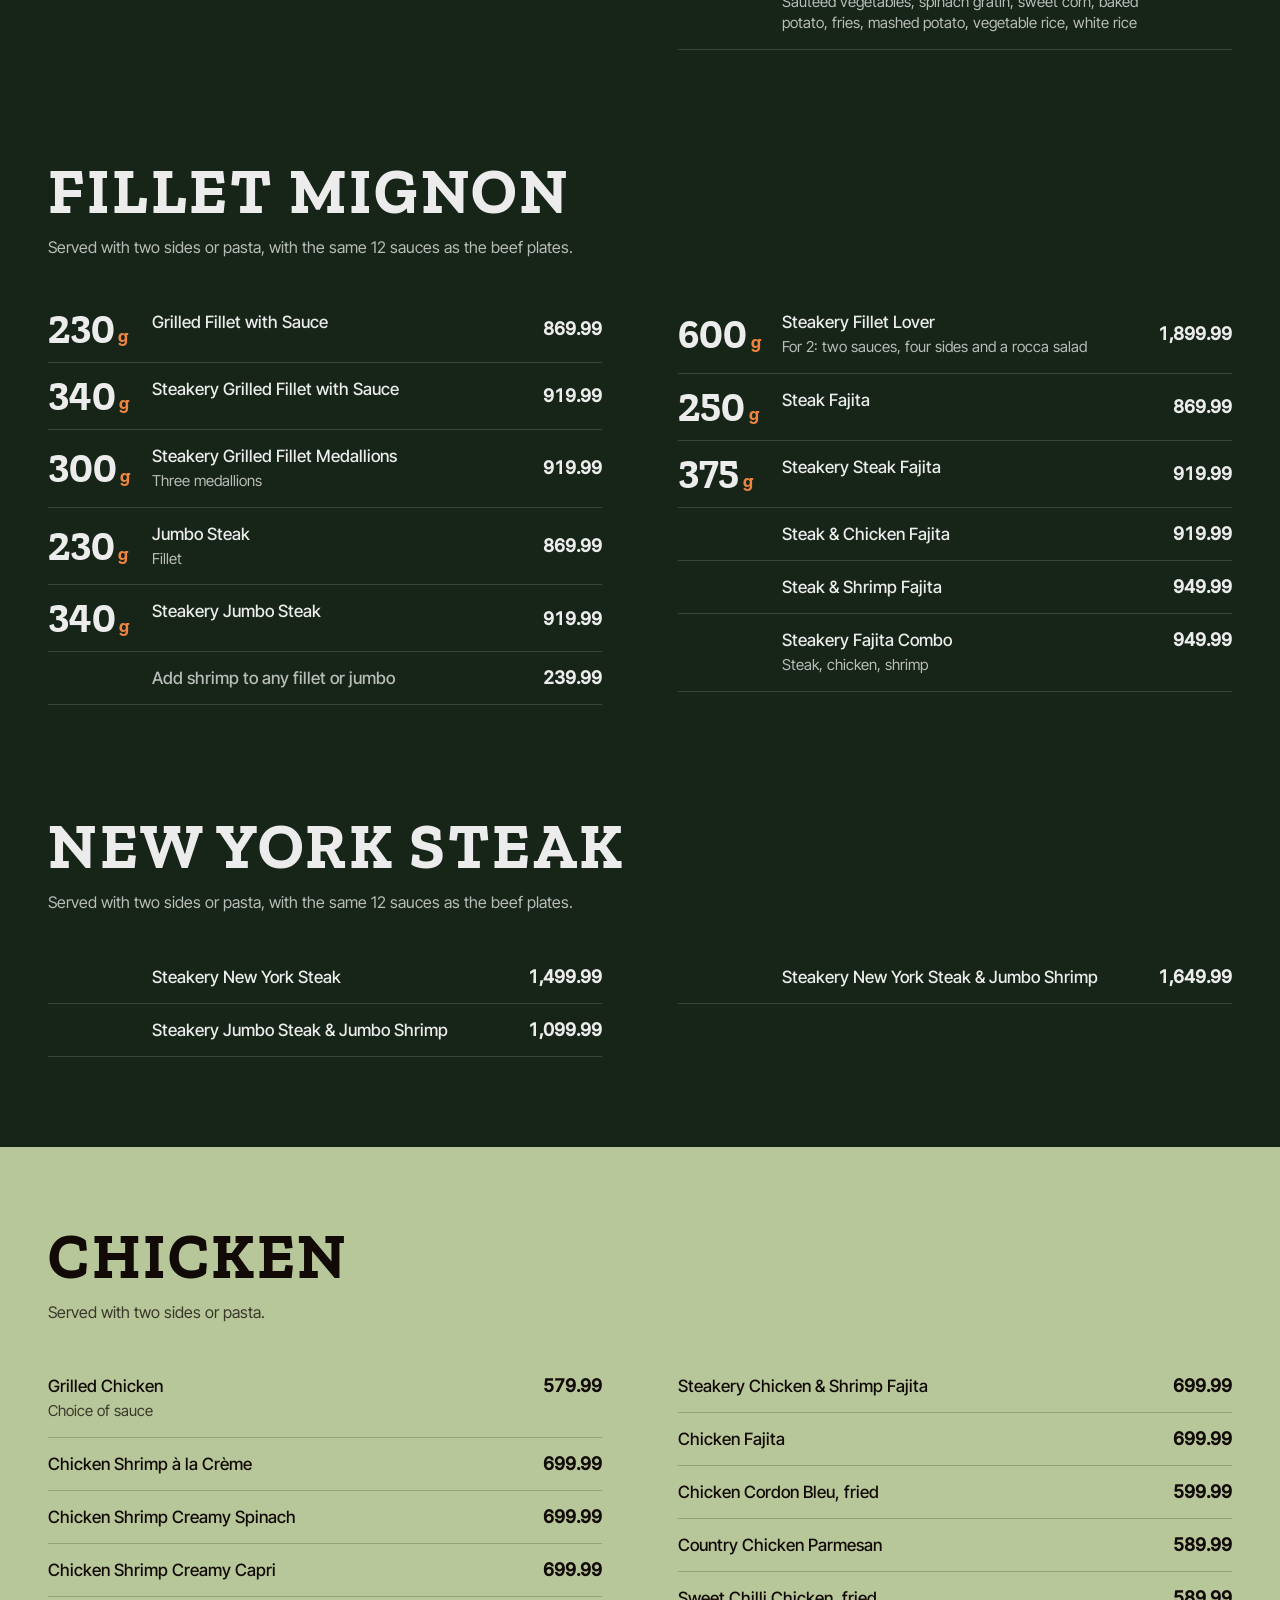
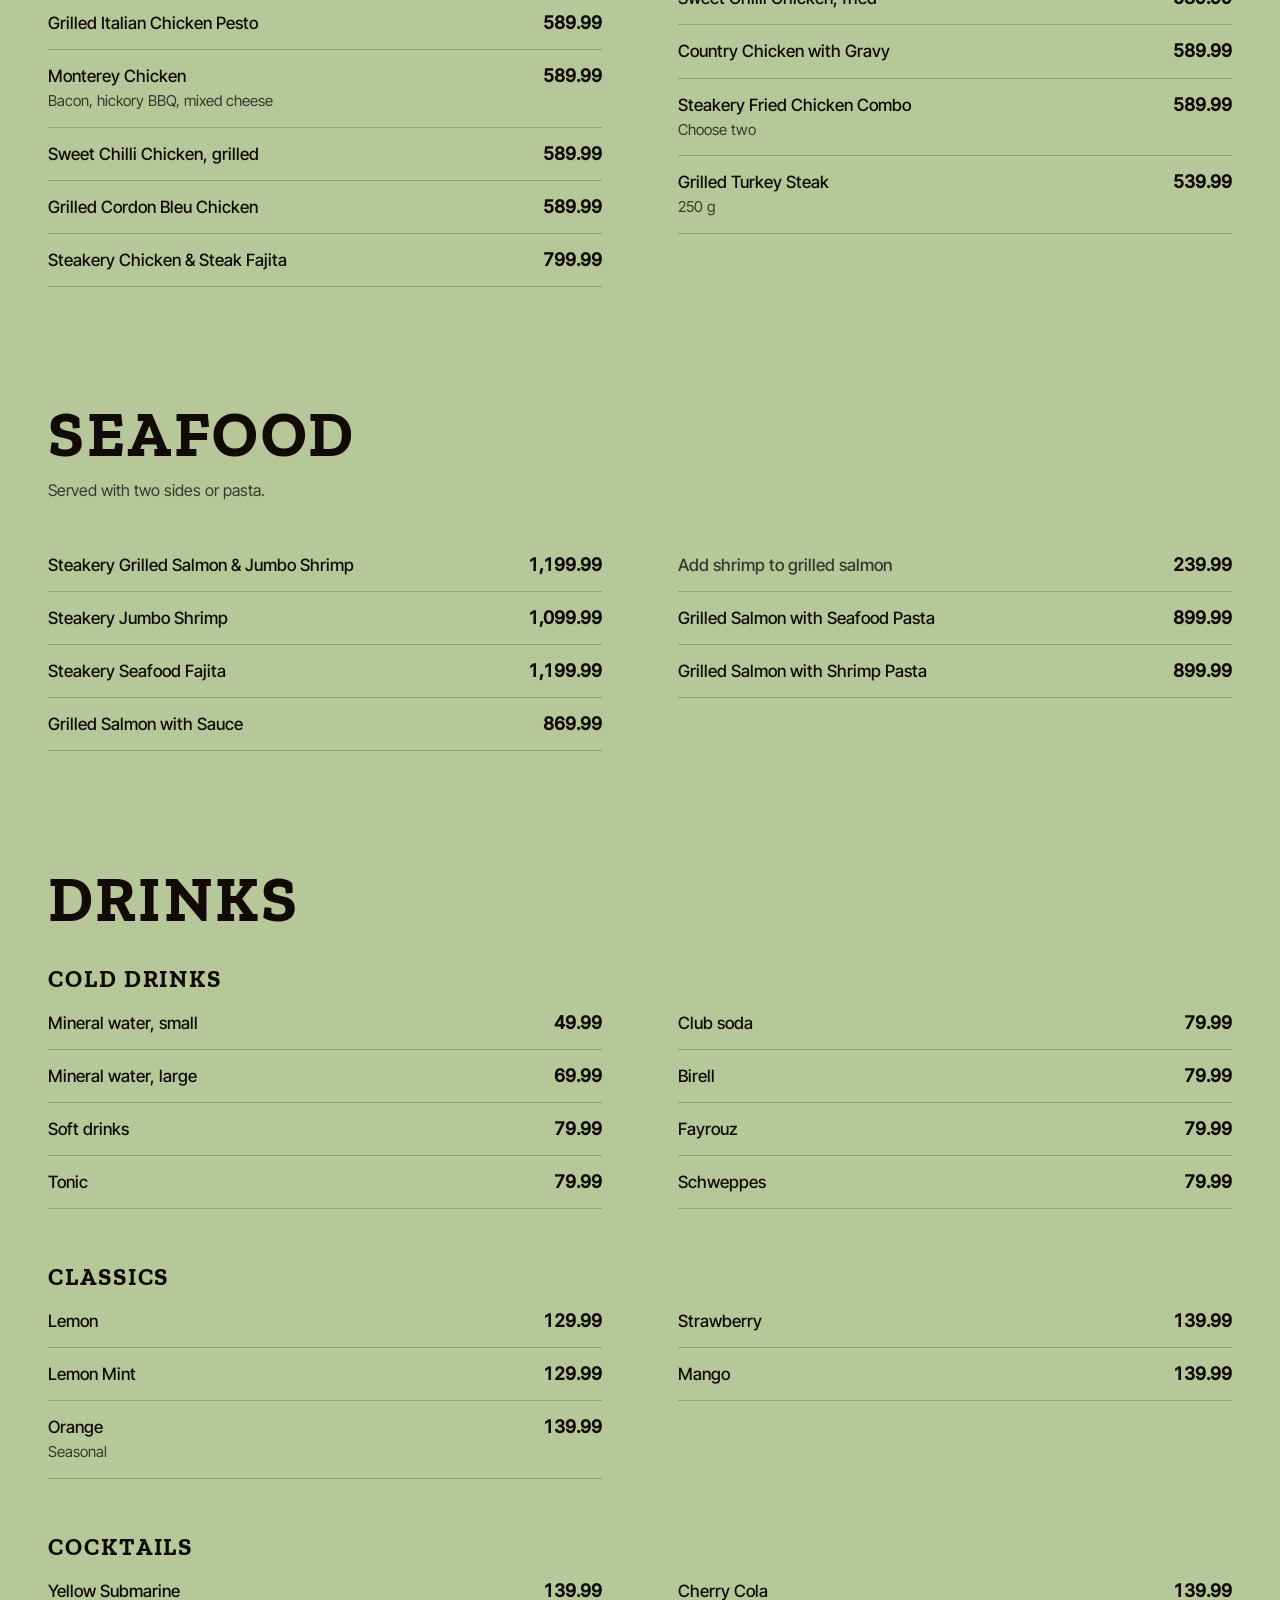
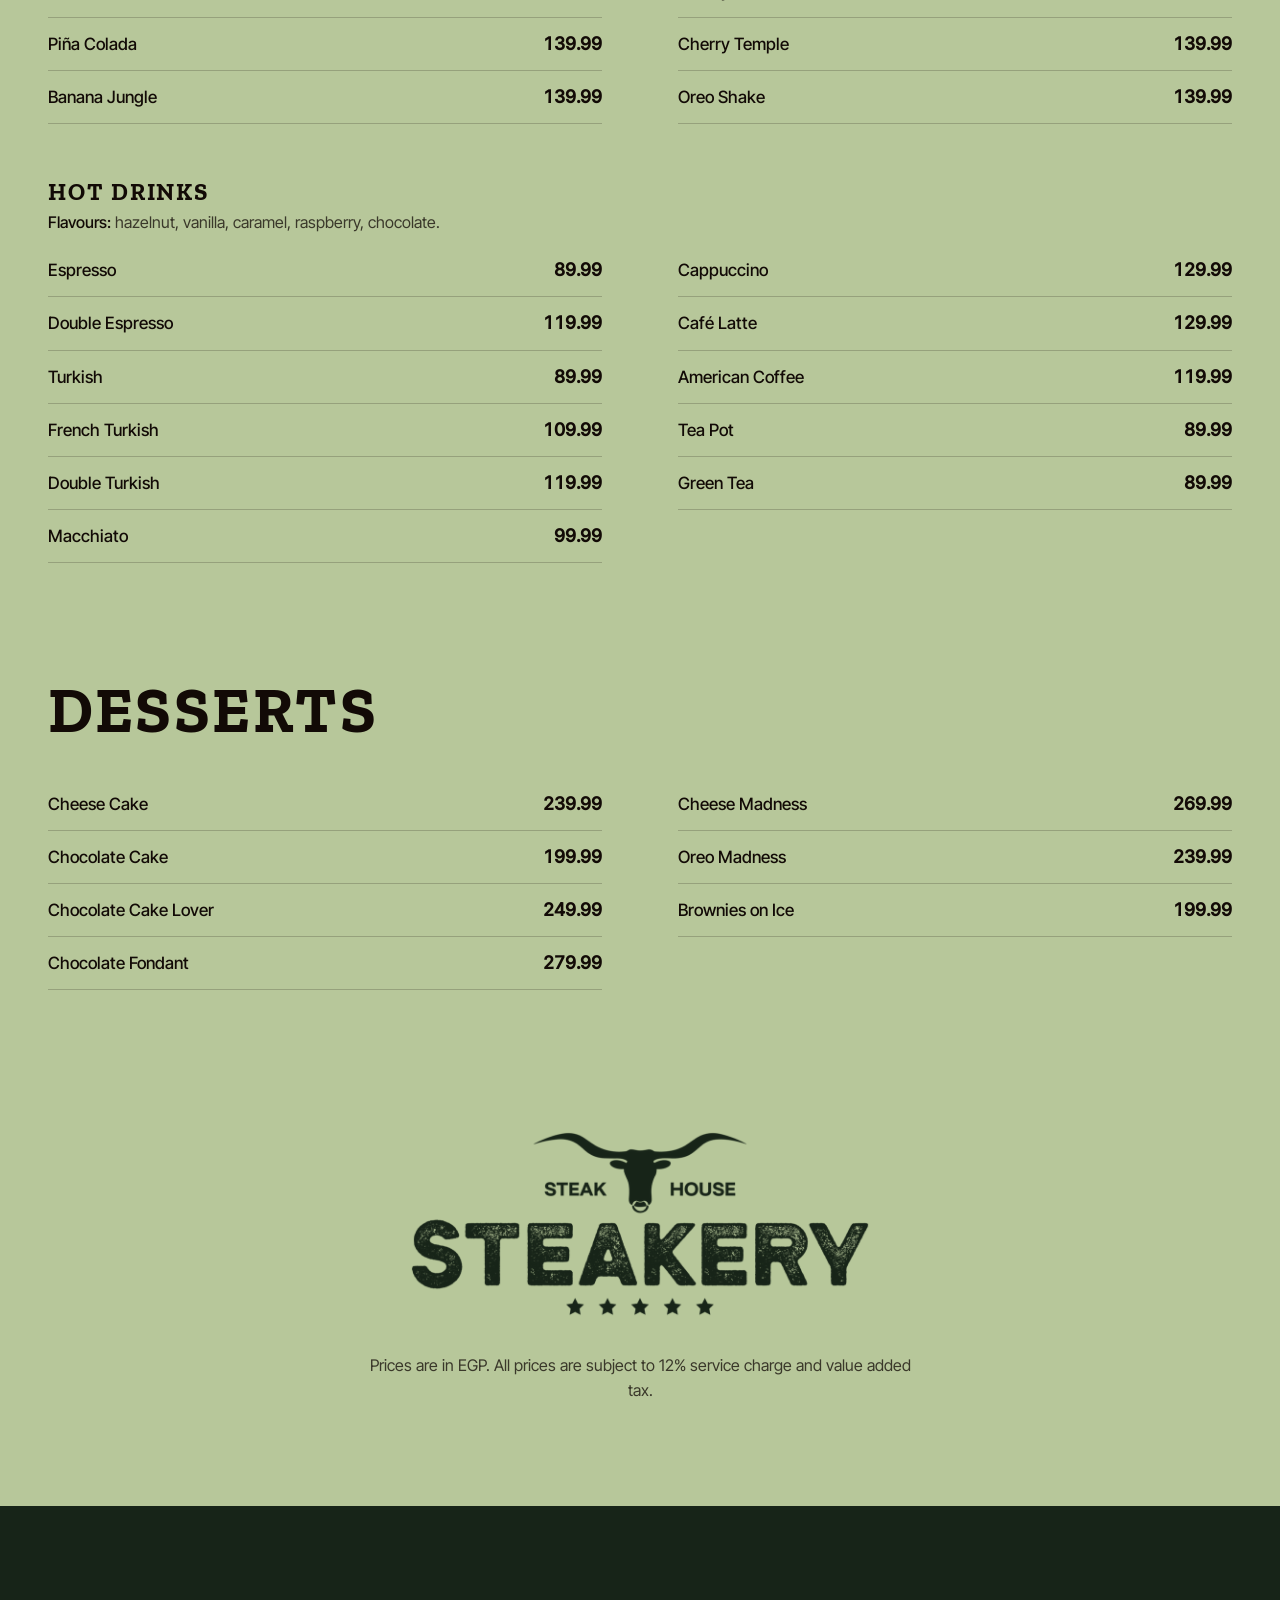
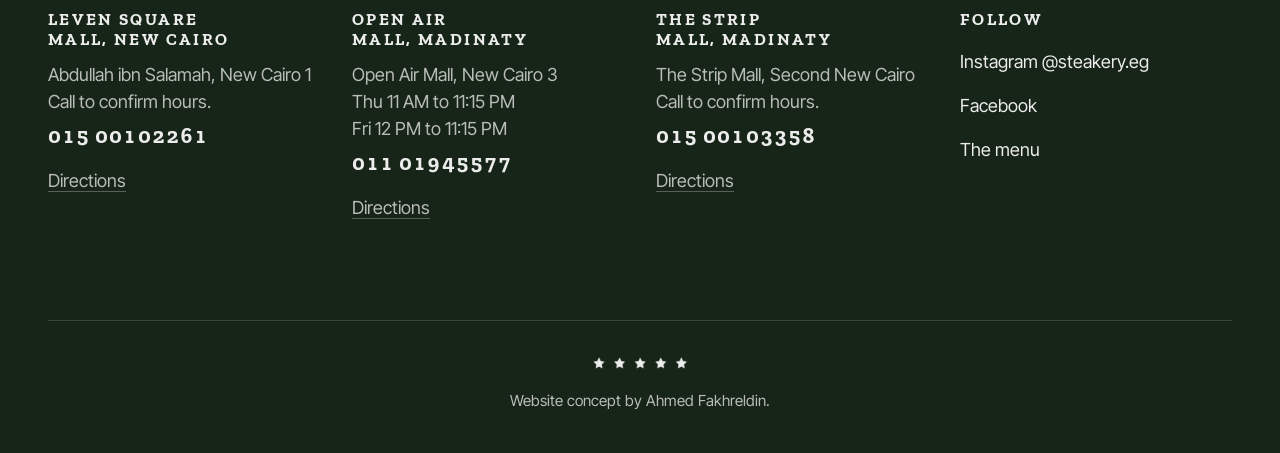
<file: menu.html>
<!doctype html>
<html lang="en">
<head>
<meta charset="utf-8">
<meta name="viewport" content="width=device-width, initial-scale=1, minimum-scale=1">
<title>Menu | Steakery Steak House</title>
<meta name="description" content="The full Steakery menu: starters, salads, burgers, pasta, beef, fillet, New York steak, chicken, seafood, drinks and desserts.">
<meta name="theme-color" content="#172418">
<meta property="og:type" content="website">
<meta property="og:site_name" content="Steakery">
<meta property="og:title" content="Menu | Steakery Steak House">
<meta property="og:description" content="The full Steakery menu: starters, salads, burgers, pasta, beef, fillet, New York steak, chicken, seafood, drinks and desserts.">
<meta property="og:url" content="https://ahmedfakhr1.github.io/steakery-preview/menu.html">
<meta property="og:image" content="https://ahmedfakhr1.github.io/steakery-preview/img/og.jpg">
<meta name="twitter:card" content="summary_large_image">
<link rel="icon" href="img/icon.png" type="image/png">
<link rel="apple-touch-icon" href="img/apple-touch-icon.png">
<link rel="preload" href="fonts/inter-tight-1bf6b3.woff2" as="font" type="font/woff2" crossorigin>
<link rel="preload" href="fonts/playfair-display-4e6c49.woff2" as="font" type="font/woff2" crossorigin>
<link rel="preload" href="fonts/zilla-slab-2516ea.woff2" as="font" type="font/woff2" crossorigin>
<link rel="preload" href="fonts/zilla-slab-a95843.woff2" as="font" type="font/woff2" crossorigin>
<style>html.fl body{opacity:0}body{transition:opacity .25s ease}</style>
<script>(function(){var d=document.documentElement;d.classList.add('js');d.classList.add('fl');var t=setTimeout(function(){d.classList.remove('fl')},1200);var done=function(){clearTimeout(t);d.classList.remove('fl')};if(document.fonts&&document.fonts.load){Promise.all([document.fonts.load('700 1em "Zilla Slab"'),document.fonts.load('600 1em "Zilla Slab"'),document.fonts.load('italic 400 1em "Playfair Display"'),document.fonts.load('400 1em "Inter Tight"'),document.fonts.load('500 1em "Inter Tight"')]).then(done,done)}else{done()}})();</script>
<link rel="stylesheet" href="fonts.css?v=1">
<link rel="stylesheet" href="styles.css?v=1">
<script src="app.js?v=1" defer></script>
<script type="application/ld+json">{"@context": "https://schema.org", "@graph": [{"@type": "Restaurant", "name": "Steakery Leven Square Mall", "alternateName": "Steakery Steak House", "servesCuisine": "Steakhouse", "url": "https://ahmedfakhr1.github.io/steakery-preview/", "image": "https://ahmedfakhr1.github.io/steakery-preview/img/og.jpg", "logo": "https://ahmedfakhr1.github.io/steakery-preview/img/logo-offwhite.png", "telephone": "+201500102261", "hasMenu": "https://ahmedfakhr1.github.io/steakery-preview/menu.html", "address": {"@type": "PostalAddress", "streetAddress": "Abdullah ibn Salamah, New Cairo 1", "addressLocality": "New Cairo", "addressCountry": "EG"}, "sameAs": ["https://www.instagram.com/steakery.eg/", "https://www.facebook.com/steakery.eg"]}, {"@type": "Restaurant", "name": "Steakery Open Air Mall", "alternateName": "Steakery Steak House", "servesCuisine": "Steakhouse", "url": "https://ahmedfakhr1.github.io/steakery-preview/", "image": "https://ahmedfakhr1.github.io/steakery-preview/img/og.jpg", "logo": "https://ahmedfakhr1.github.io/steakery-preview/img/logo-offwhite.png", "telephone": "+201101945577", "hasMenu": "https://ahmedfakhr1.github.io/steakery-preview/menu.html", "address": {"@type": "PostalAddress", "streetAddress": "Open Air Mall, New Cairo 3", "addressLocality": "Madinaty", "addressCountry": "EG"}, "sameAs": ["https://www.instagram.com/steakery.eg/", "https://www.facebook.com/steakery.eg"], "openingHoursSpecification": [{"@type": "OpeningHoursSpecification", "dayOfWeek": "Thursday", "opens": "11:00", "closes": "23:15"}, {"@type": "OpeningHoursSpecification", "dayOfWeek": "Friday", "opens": "12:00", "closes": "23:15"}]}, {"@type": "Restaurant", "name": "Steakery The Strip Mall", "alternateName": "Steakery Steak House", "servesCuisine": "Steakhouse", "url": "https://ahmedfakhr1.github.io/steakery-preview/", "image": "https://ahmedfakhr1.github.io/steakery-preview/img/og.jpg", "logo": "https://ahmedfakhr1.github.io/steakery-preview/img/logo-offwhite.png", "telephone": "+201500103358", "hasMenu": "https://ahmedfakhr1.github.io/steakery-preview/menu.html", "address": {"@type": "PostalAddress", "streetAddress": "The Strip Mall, Second New Cairo", "addressLocality": "Madinaty", "addressCountry": "EG"}, "sameAs": ["https://www.instagram.com/steakery.eg/", "https://www.facebook.com/steakery.eg"]}]}</script>
</head>
<body class="menu-page">
<a class="skip" href="#main">Skip to content</a>
<header class="site-header" id="top">
<div class="hd-inner">
<button class="icon-btn burger" type="button" aria-label="Open menu" aria-expanded="false" aria-controls="drawer" data-drawer-open><svg class="i " aria-hidden="true" focusable="false"><use href="#i-menu"/></svg></button>
<nav class="hd-nav" aria-label="Main"><a href="index.html#cuts">Cuts</a><a href="index.html#room">The room</a><a href="index.html#visit">Branches</a><a href="menu.html" aria-current="page">Menu</a></nav>
<a class="hd-logo" href="index.html" aria-label="Steakery, home"><img src="img/logo-offwhite.png" width="92" height="37" alt="Steakery Steak House"></a>
<div class="hd-actions"><button class="ar-btn" type="button" aria-label="Arabic" data-ar>AR</button><a class="btn btn-light hd-book" href="index.html#book">Book a table</a></div>
</div>
</header>

<main id="main">
<section class="mbanner" aria-label="Menu">
<img src="img/menu-banner.webp" width="1290" height="500" alt="Flames under a grill with chicken cooking" fetchpriority="high">
<div class="wrap"><h1>Menu</h1><p class="it">A slice of culinary excellence.</p><p class="note">Prices are in EGP. All prices are subject to 12% service charge and value added tax.</p></div>
</section>
<nav class="chipbar" aria-label="Menu sections"><ul><li><a href="#soups">Soups</a></li><li><a href="#starters">Starters</a></li><li><a href="#salads">Salads</a></li><li><a href="#burgers">Burgers</a></li><li><a href="#pasta">Pasta</a></li><li><a href="#beef">Beef</a></li><li><a href="#fillet">Fillet</a></li><li><a href="#newyork">New York</a></li><li><a href="#chicken">Chicken</a></li><li><a href="#seafood">Seafood</a></li><li><a href="#drinks">Drinks</a></li><li><a href="#desserts">Desserts</a></li></ul></nav>
<div class="mmain">
<section class="msec" id="soups" aria-labelledby="h-soups">
<div class="wrap"><header class="msec-head"><h2 id="h-soups">Soups</h2></header>
<ul class="mlist"><li class="mrow" id="classic-onion"><span class="mname">Classic Onion</span><span class="mprice">139.99</span></li><li class="mrow" id="cream-of-tomato"><span class="mname">Cream of Tomato</span><span class="mprice">139.99</span></li><li class="mrow" id="cream-of-chicken"><span class="mname">Cream of Chicken</span><span class="mprice">149.99</span></li><li class="mrow" id="cream-of-mushroom"><span class="mname">Cream of Mushroom</span><span class="mprice">149.99</span></li><li class="mrow" id="cream-of-chicken-mushroom"><span class="mname">Cream of Chicken Mushroom</span><span class="mprice">159.99</span></li><li class="mrow" id="sea-food-bisque"><span class="mname">Sea Food Bisque</span><span class="mnote">Large shrimp, calamari, fish fillet</span><span class="mprice">259.99</span></li><li class="mrow" id="creamy-seafood"><span class="mname">Creamy Seafood</span><span class="mnote">Large shrimp, calamari, fish fillet</span><span class="mprice">259.99</span></li></ul></div>
</section>
<section class="msec" id="starters" aria-labelledby="h-starters">
<div class="wrap"><header class="msec-head"><h2 id="h-starters">Starters</h2><p class="msec-note"><b>Choose your sauce:</b> ranch, marinara, hot mustard, sweet chilli, mix cheese, honey mustard, BBQ, tartar.</p></header>
<ul class="mlist"><li class="mrow" id="beef-nachos"><span class="mname">Beef Nachos</span><span class="mnote">For 2</span><span class="mprice">429.99</span></li><li class="mrow" id="chicken-nachos"><span class="mname">Chicken Nachos</span><span class="mnote">For 2</span><span class="mprice">429.99</span></li><li class="mrow" id="cheese-nachos"><span class="mname">Cheese Nachos</span><span class="mnote">For 2</span><span class="mprice">349.99</span></li><li class="mrow" id="fried-mozzarella"><span class="mname">Fried Mozzarella</span><span class="mprice">239.99</span></li><li class="mrow" id="fried-chicken-strips"><span class="mname">Fried Chicken Strips</span><span class="mprice">239.99</span></li><li class="mrow" id="cordon-bleu-chicken"><span class="mname">Cordon Bleu Chicken</span><span class="mprice">239.99</span></li><li class="mrow" id="sweet-chilli-chicken"><span class="mname">Sweet Chilli Chicken</span><span class="mprice">239.99</span></li><li class="mrow" id="santa-fe-steak-rolls"><span class="mname">Santa Fe Steak Rolls</span><span class="mprice">249.99</span></li><li class="mrow" id="santa-fe-chicken-rolls"><span class="mname">Santa Fe Chicken Rolls</span><span class="mprice">239.99</span></li><li class="mrow" id="veggie-spring-rolls"><span class="mname">Veggie Spring Rolls</span><span class="mprice">139.99</span></li><li class="mrow" id="steakery-combo"><span class="mname">Steakery Combo</span><span class="mnote">For 4 persons</span><span class="mprice">749.99</span></li><li class="mrow" id="mini-combo"><span class="mname">Mini Combo</span><span class="mnote">For 2 persons</span><span class="mprice">469.99</span></li><li class="mrow" id="smoked-salmon-bites"><span class="mname">Smoked Salmon Bites</span><span class="mprice">449.99</span></li><li class="mrow" id="fried-shrimp"><span class="mname">Fried Shrimp</span><span class="mprice">299.99</span></li><li class="mrow" id="sweet-chilli-shrimp"><span class="mname">Sweet Chilli Shrimp</span><span class="mprice">299.99</span></li><li class="mrow" id="fried-calamari"><span class="mname">Fried Calamari</span><span class="mprice">299.99</span></li><li class="mrow" id="santa-fe-shrimp"><span class="mname">Santa Fe Shrimp</span><span class="mprice">299.99</span></li><li class="mrow" id="steakery-seafood-combo"><span class="mname">Steakery Seafood Combo</span><span class="mnote">Fried shrimp, sweet chilli shrimp, Santa Fe shrimp, fried calamari</span><span class="mprice">819.99</span></li><li class="mrow" id="steakery-seafood-combo-half-portion"><span class="mname">Steakery Seafood Combo, half portion</span><span class="mprice">499.99</span></li></ul></div>
</section>
<section class="msec" id="salads" aria-labelledby="h-salads">
<div class="wrap"><header class="msec-head"><h2 id="h-salads">Salads</h2><p class="msec-note"><b>Choose your dressing:</b> ranch, vinaigrette, Italian, garlic, cucumber, honey mustard, Caesar.</p></header>
<ul class="mlist"><li class="mrow" id="smoked-salmon-salad"><span class="mname">Smoked Salmon Salad</span><span class="mprice">489.99</span></li><li class="mrow" id="caesar-salad"><span class="mname">Caesar Salad</span><span class="mprice">219.99</span></li><li class="mrow" id="mix-green-salad"><span class="mname">Mix Green Salad</span><span class="mprice">199.99</span></li><li class="mrow" id="greek-salad"><span class="mname">Greek Salad</span><span class="mprice">239.99</span></li><li class="mrow" id="steakery-house"><span class="mname">Steakery House</span><span class="mprice">289.99</span></li><li class="mrow" id="chicken-caesar"><span class="mname">Chicken Caesar</span><span class="mprice">369.99</span></li><li class="mrow" id="rocca-salad"><span class="mname">Rocca Salad</span><span class="mprice">279.99</span></li><li class="mrow" id="apple-salad"><span class="mname">Apple Salad</span><span class="mprice">279.99</span></li><li class="mrow" id="steakery-seafood-salad"><span class="mname">Steakery Seafood Salad</span><span class="mprice">449.99</span></li><li class="mrow" id="quinoa-chicken-salad"><span class="mname">Quinoa Chicken Salad</span><span class="mprice">329.99</span></li><li class="mrow" id="bacon-buffalo-cheese-salad"><span class="mname">Bacon Buffalo Cheese Salad</span><span class="mprice">349.99</span></li><li class="mrow" id="apple-blue-cheese-chicken-salad"><span class="mname">Apple Blue Cheese Chicken Salad</span><span class="mprice">399.99</span></li><li class="mrow" id="chicken-house-salad"><span class="mname">Chicken House Salad</span><span class="mprice">379.99</span></li></ul></div>
</section>
<section class="msec" id="burgers" aria-labelledby="h-burgers">
<div class="wrap"><header class="msec-head"><h2 id="h-burgers">Burgers and sandwiches</h2><p class="msec-note">Served with French fries and coleslaw.</p></header>
<ul class="mlist"><li class="mrow" id="spicy-jalape-o-double-cheese-burger"><span class="mname">Spicy Jalapeño Double Cheese Burger</span><span class="mprice">419.99</span></li><li class="mrow" id="mega-mushroom-double-cheese-burger"><span class="mname">Mega Mushroom Double Cheese Burger</span><span class="mprice">419.99</span></li><li class="mrow" id="steak-house-burger"><span class="mname">Steak House Burger</span><span class="mnote">Ground steak, shredded fillet steak, mushrooms, cheese</span><span class="mprice">439.99</span></li><li class="mrow" id="double-cheese-burger"><span class="mname">Double Cheese Burger</span><span class="mprice">419.99</span></li><li class="mrow" id="steak-mushroom-and-cheese-sandwich"><span class="mname">Steak Mushroom and Cheese Sandwich</span><span class="mprice">439.99</span></li><li class="mrow" id="mexican-steak-cheese-sandwich"><span class="mname">Mexican Steak Cheese Sandwich</span><span class="mprice">419.99</span></li><li class="mrow" id="ranch-double-cheese-burger"><span class="mname">Ranch Double Cheese Burger</span><span class="mprice">419.99</span></li><li class="mrow" id="caramelized-onion-double-burger"><span class="mname">Caramelized Onion Double Burger</span><span class="mprice">419.99</span></li><li class="mrow" id="double-beef-bacon-cheese-burger"><span class="mname">Double Beef Bacon Cheese Burger</span><span class="mprice">419.99</span></li><li class="mrow add" id="add-a-soft-drink"><span class="mname">Add a soft drink</span><span class="mprice">39.99</span></li></ul></div>
</section>
<section class="msec" id="pasta" aria-labelledby="h-pasta">
<div class="wrap"><header class="msec-head"><h2 id="h-pasta">Pasta</h2><p class="msec-note">Choose fettuccine or penne.</p></header>
<ul class="mlist"><li class="mrow" id="spaghetti-meat-balls"><span class="mname">Spaghetti Meat Balls</span><span class="mprice">399.99</span></li><li class="mrow" id="penne-arrabiata"><span class="mname">Penne Arrabiata</span><span class="mprice">279.99</span></li><li class="mrow" id="steak-mix-cheese-pasta"><span class="mname">Steak Mix Cheese Pasta</span><span class="mprice">499.99</span></li><li class="mrow" id="penne-alfredo"><span class="mname">Penne Alfredo</span><span class="mprice">319.99</span></li><li class="mrow" id="chicken-pomodoro-pasta"><span class="mname">Chicken Pomodoro Pasta</span><span class="mprice">449.99</span></li><li class="mrow" id="chicken-mix-cheese-pasta"><span class="mname">Chicken Mix Cheese Pasta</span><span class="mprice">489.99</span></li><li class="mrow" id="chicken-mushroom-pasta"><span class="mname">Chicken Mushroom Pasta</span><span class="mprice">449.99</span></li><li class="mrow" id="fried-cordon-bleu-chicken-pasta"><span class="mname">Fried Cordon Bleu Chicken Pasta</span><span class="mprice">499.99</span></li><li class="mrow" id="chicken-alfredo-pasta"><span class="mname">Chicken Alfredo Pasta</span><span class="mprice">489.99</span></li><li class="mrow" id="chicken-pesto-pasta"><span class="mname">Chicken Pesto Pasta</span><span class="mprice">489.99</span></li><li class="mrow" id="frutti-di-mare-pasta"><span class="mname">Frutti di Mare Pasta</span><span class="mnote">Large pan-fried shrimp, calamari</span><span class="mprice">549.99</span></li><li class="mrow" id="shrimp-alfredo-pasta"><span class="mname">Shrimp Alfredo Pasta</span><span class="mprice">549.99</span></li><li class="mrow" id="shrimp-pomodoro-pasta"><span class="mname">Shrimp Pomodoro Pasta</span><span class="mprice">549.99</span></li><li class="mrow" id="shrimp-creamy-sun-dried-tomato-with-spinach-pasta"><span class="mname">Shrimp Creamy Sun-Dried Tomato with Spinach Pasta</span><span class="mprice">549.99</span></li><li class="mrow" id="shrimp-la-cr-me-pasta"><span class="mname">Shrimp À la Crème Pasta</span><span class="mprice">549.99</span></li><li class="mrow" id="shrimp-pesto-pasta"><span class="mname">Shrimp Pesto Pasta</span><span class="mprice">549.99</span></li><li class="mrow" id="shrimp-mix-cheese-pasta"><span class="mname">Shrimp Mix Cheese Pasta</span><span class="mprice">549.99</span></li><li class="mrow" id="steakery-salmon-pasta-with-shrimp"><span class="mname">Steakery Salmon Pasta with Shrimp</span><span class="mprice">689.99</span></li></ul></div>
</section>
<section class="msec dark" id="beef" aria-labelledby="h-beef">
<div class="wrap"><header class="msec-head"><h2 id="h-beef">Beef plates</h2><p class="msec-note">Served with two sides or pasta.</p><p class="msec-note"><b>Choose your sauce:</b> creamy mushroom, creamy pepper, creamy pepper mushroom, mushroom, pepper, pepper mushroom, à la crème, mix cheese, creamy sun-dried tomato with spinach, garlic, creamy Dijon, fresh mushroom.</p><p class="msec-note"><b>Sides:</b> sautéed vegetables, spinach gratin, sweet corn, baked potato, fries, mashed potato, vegetable rice, white rice.</p></header>
<ul class="mlist"><li class="mrow pw" id="twin-grilled-cordon-bleu-beef"><span class="mname">Twin Grilled Cordon Bleu Beef</span><span class="mnote">Smoked turkey, smoked cheese</span><span class="mprice">769.99</span></li><li class="mrow wt" id="twin-grilled-steak"><span class="mw">250<span class="u">g</span></span><span class="mname">Twin Grilled Steak</span><span class="mprice">739.99</span></li><li class="mrow pw add" id="add-shrimp-to-twin-grilled-steak"><span class="mname">Add shrimp to Twin Grilled Steak</span><span class="mprice">239.99</span></li><li class="mrow wt" id="surf-and-turf-twin-grilled-steak"><span class="mw">250<span class="u">g</span></span><span class="mname">Surf and Turf Twin Grilled Steak</span><span class="mnote">Plus 6 large shrimp</span><span class="mprice">809.99</span></li><li class="mrow pw" id="south-of-the-border-twin-grilled"><span class="mname">South of the Border Twin Grilled</span><span class="mnote">Jalapeño, coloured pepper, melted cheese</span><span class="mprice">739.99</span></li><li class="mrow pw" id="italian-twin-grilled-steak"><span class="mname">Italian Twin Grilled Steak</span><span class="mnote">Sun-dried tomato, pesto, mozzarella</span><span class="mprice">739.99</span></li><li class="mrow wt" id="piccata-330"><span class="mw">330<span class="u">g</span></span><span class="mname">Steakery Grilled Piccata with Sauce</span><span class="mprice">769.99</span></li><li class="mrow pw add" id="add-shrimp-to-steakery-piccata"><span class="mname">Add shrimp to Steakery Piccata</span><span class="mprice">239.99</span></li><li class="mpic"><div class="mw-head"><span class="mw">230<span class="u">g</span></span><h3>Grilled Piccata</h3></div><ul><li class="mrow" id="creamy-mushroom-sauce"><span class="mname">Creamy mushroom sauce</span><span class="mprice">659.99</span></li><li class="mrow" id="creamy-pepper-sauce"><span class="mname">Creamy pepper sauce</span><span class="mprice">659.99</span></li><li class="mrow" id="mushroom-sauce"><span class="mname">Mushroom sauce</span><span class="mprice">659.99</span></li><li class="mrow" id="pepper-sauce"><span class="mname">Pepper sauce</span><span class="mprice">659.99</span></li><li class="mrow" id="pepper-mushroom-sauce"><span class="mname">Pepper mushroom sauce</span><span class="mprice">659.99</span></li><li class="mrow" id="fresh-mushroom-sauce"><span class="mname">Fresh mushroom sauce</span><span class="mprice">659.99</span></li><li class="mrow" id="la-cr-me-sauce"><span class="mname">À la crème sauce</span><span class="mprice">659.99</span></li><li class="mrow" id="mix-cheese-sauce"><span class="mname">Mix cheese sauce</span><span class="mprice">659.99</span></li><li class="mrow" id="garlic-sauce"><span class="mname">Garlic sauce</span><span class="mprice">659.99</span></li><li class="mrow" id="sun-dried-tomato-with-spinach-sauce"><span class="mname">Sun-dried tomato with spinach sauce</span><span class="mprice">659.99</span></li></ul></li><li class="mrow pw add" id="extra-side"><span class="mname">Extra side</span><span class="mnote">Sautéed vegetables, spinach gratin, sweet corn, baked potato, fries, mashed potato, vegetable rice, white rice</span><span class="mprice">79.99</span></li></ul></div>
</section>
<section class="msec dark" id="fillet" aria-labelledby="h-fillet">
<div class="wrap"><header class="msec-head"><h2 id="h-fillet">Fillet mignon</h2><p class="msec-note">Served with two sides or pasta, with the same 12 sauces as the beef plates.</p></header>
<ul class="mlist"><li class="mrow wt" id="grilled-fillet-230"><span class="mw">230<span class="u">g</span></span><span class="mname">Grilled Fillet with Sauce</span><span class="mprice">869.99</span></li><li class="mrow wt" id="steakery-grilled-fillet-with-sauce"><span class="mw">340<span class="u">g</span></span><span class="mname">Steakery Grilled Fillet with Sauce</span><span class="mprice">919.99</span></li><li class="mrow wt" id="steakery-grilled-fillet-medallions"><span class="mw">300<span class="u">g</span></span><span class="mname">Steakery Grilled Fillet Medallions</span><span class="mnote">Three medallions</span><span class="mprice">919.99</span></li><li class="mrow wt" id="jumbo-steak"><span class="mw">230<span class="u">g</span></span><span class="mname">Jumbo Steak</span><span class="mnote">Fillet</span><span class="mprice">869.99</span></li><li class="mrow wt" id="steakery-jumbo-steak"><span class="mw">340<span class="u">g</span></span><span class="mname">Steakery Jumbo Steak</span><span class="mprice">919.99</span></li><li class="mrow pw add" id="add-shrimp-to-any-fillet-or-jumbo"><span class="mname">Add shrimp to any fillet or jumbo</span><span class="mprice">239.99</span></li><li class="mrow wt" id="fillet-lover"><span class="mw">600<span class="u">g</span></span><span class="mname">Steakery Fillet Lover</span><span class="mnote">For 2: two sauces, four sides and a rocca salad</span><span class="mprice">1,899.99</span></li><li class="mrow wt" id="steak-fajita"><span class="mw">250<span class="u">g</span></span><span class="mname">Steak Fajita</span><span class="mprice">869.99</span></li><li class="mrow wt" id="steakery-steak-fajita"><span class="mw">375<span class="u">g</span></span><span class="mname">Steakery Steak Fajita</span><span class="mprice">919.99</span></li><li class="mrow pw" id="steak-and-chicken-fajita"><span class="mname">Steak &amp; Chicken Fajita</span><span class="mprice">919.99</span></li><li class="mrow pw" id="steak-and-shrimp-fajita"><span class="mname">Steak &amp; Shrimp Fajita</span><span class="mprice">949.99</span></li><li class="mrow pw" id="steakery-fajita-combo"><span class="mname">Steakery Fajita Combo</span><span class="mnote">Steak, chicken, shrimp</span><span class="mprice">949.99</span></li></ul></div>
</section>
<section class="msec dark" id="newyork" aria-labelledby="h-newyork">
<div class="wrap"><header class="msec-head"><h2 id="h-newyork">New York steak</h2><p class="msec-note">Served with two sides or pasta, with the same 12 sauces as the beef plates.</p></header>
<ul class="mlist"><li class="mrow pw" id="new-york-steak"><span class="mname">Steakery New York Steak</span><span class="mprice">1,499.99</span></li><li class="mrow pw" id="steakery-jumbo-steak-and-jumbo-shrimp"><span class="mname">Steakery Jumbo Steak &amp; Jumbo Shrimp</span><span class="mprice">1,099.99</span></li><li class="mrow pw" id="steakery-new-york-steak-and-jumbo-shrimp"><span class="mname">Steakery New York Steak &amp; Jumbo Shrimp</span><span class="mprice">1,649.99</span></li></ul></div>
</section>
<section class="msec" id="chicken" aria-labelledby="h-chicken">
<div class="wrap"><header class="msec-head"><h2 id="h-chicken">Chicken</h2><p class="msec-note">Served with two sides or pasta.</p></header>
<ul class="mlist"><li class="mrow" id="grilled-chicken"><span class="mname">Grilled Chicken</span><span class="mnote">Choice of sauce</span><span class="mprice">579.99</span></li><li class="mrow" id="chicken-shrimp-la-cr-me"><span class="mname">Chicken Shrimp à la Crème</span><span class="mprice">699.99</span></li><li class="mrow" id="chicken-shrimp-creamy-spinach"><span class="mname">Chicken Shrimp Creamy Spinach</span><span class="mprice">699.99</span></li><li class="mrow" id="chicken-shrimp-creamy-capri"><span class="mname">Chicken Shrimp Creamy Capri</span><span class="mprice">699.99</span></li><li class="mrow" id="grilled-italian-chicken-pesto"><span class="mname">Grilled Italian Chicken Pesto</span><span class="mprice">589.99</span></li><li class="mrow" id="monterey-chicken"><span class="mname">Monterey Chicken</span><span class="mnote">Bacon, hickory BBQ, mixed cheese</span><span class="mprice">589.99</span></li><li class="mrow" id="sweet-chilli-chicken-grilled"><span class="mname">Sweet Chilli Chicken, grilled</span><span class="mprice">589.99</span></li><li class="mrow" id="grilled-cordon-bleu-chicken"><span class="mname">Grilled Cordon Bleu Chicken</span><span class="mprice">589.99</span></li><li class="mrow" id="steakery-chicken-and-steak-fajita"><span class="mname">Steakery Chicken &amp; Steak Fajita</span><span class="mprice">799.99</span></li><li class="mrow" id="steakery-chicken-and-shrimp-fajita"><span class="mname">Steakery Chicken &amp; Shrimp Fajita</span><span class="mprice">699.99</span></li><li class="mrow" id="chicken-fajita"><span class="mname">Chicken Fajita</span><span class="mprice">699.99</span></li><li class="mrow" id="chicken-cordon-bleu-fried"><span class="mname">Chicken Cordon Bleu, fried</span><span class="mprice">599.99</span></li><li class="mrow" id="country-chicken-parmesan"><span class="mname">Country Chicken Parmesan</span><span class="mprice">589.99</span></li><li class="mrow" id="sweet-chilli-chicken-fried"><span class="mname">Sweet Chilli Chicken, fried</span><span class="mprice">589.99</span></li><li class="mrow" id="country-chicken-with-gravy"><span class="mname">Country Chicken with Gravy</span><span class="mprice">589.99</span></li><li class="mrow" id="steakery-fried-chicken-combo"><span class="mname">Steakery Fried Chicken Combo</span><span class="mnote">Choose two</span><span class="mprice">589.99</span></li><li class="mrow" id="grilled-turkey-steak"><span class="mname">Grilled Turkey Steak</span><span class="mnote">250 g</span><span class="mprice">539.99</span></li></ul></div>
</section>
<section class="msec" id="seafood" aria-labelledby="h-seafood">
<div class="wrap"><header class="msec-head"><h2 id="h-seafood">Seafood</h2><p class="msec-note">Served with two sides or pasta.</p></header>
<ul class="mlist"><li class="mrow" id="steakery-grilled-salmon-and-jumbo-shrimp"><span class="mname">Steakery Grilled Salmon &amp; Jumbo Shrimp</span><span class="mprice">1,199.99</span></li><li class="mrow" id="steakery-jumbo-shrimp"><span class="mname">Steakery Jumbo Shrimp</span><span class="mprice">1,099.99</span></li><li class="mrow" id="steakery-seafood-fajita"><span class="mname">Steakery Seafood Fajita</span><span class="mprice">1,199.99</span></li><li class="mrow" id="grilled-salmon-with-sauce"><span class="mname">Grilled Salmon with Sauce</span><span class="mprice">869.99</span></li><li class="mrow add" id="add-shrimp-to-grilled-salmon"><span class="mname">Add shrimp to grilled salmon</span><span class="mprice">239.99</span></li><li class="mrow" id="grilled-salmon-with-seafood-pasta"><span class="mname">Grilled Salmon with Seafood Pasta</span><span class="mprice">899.99</span></li><li class="mrow" id="grilled-salmon-with-shrimp-pasta"><span class="mname">Grilled Salmon with Shrimp Pasta</span><span class="mprice">899.99</span></li></ul></div>
</section>
<section class="msec" id="drinks" aria-labelledby="h-drinks">
<div class="wrap"><header class="msec-head"><h2 id="h-drinks">Drinks</h2></header>
<div class="mgroup"><h3>Cold drinks</h3><ul class="mlist"><li class="mrow" id="mineral-water-small"><span class="mname">Mineral water, small</span><span class="mprice">49.99</span></li><li class="mrow" id="mineral-water-large"><span class="mname">Mineral water, large</span><span class="mprice">69.99</span></li><li class="mrow" id="soft-drinks"><span class="mname">Soft drinks</span><span class="mprice">79.99</span></li><li class="mrow" id="tonic"><span class="mname">Tonic</span><span class="mprice">79.99</span></li><li class="mrow" id="club-soda"><span class="mname">Club soda</span><span class="mprice">79.99</span></li><li class="mrow" id="birell"><span class="mname">Birell</span><span class="mprice">79.99</span></li><li class="mrow" id="fayrouz"><span class="mname">Fayrouz</span><span class="mprice">79.99</span></li><li class="mrow" id="schweppes"><span class="mname">Schweppes</span><span class="mprice">79.99</span></li></ul></div><div class="mgroup"><h3>Classics</h3><ul class="mlist"><li class="mrow" id="lemon"><span class="mname">Lemon</span><span class="mprice">129.99</span></li><li class="mrow" id="lemon-mint"><span class="mname">Lemon Mint</span><span class="mprice">129.99</span></li><li class="mrow" id="orange"><span class="mname">Orange</span><span class="mnote">Seasonal</span><span class="mprice">139.99</span></li><li class="mrow" id="strawberry"><span class="mname">Strawberry</span><span class="mprice">139.99</span></li><li class="mrow" id="mango"><span class="mname">Mango</span><span class="mprice">139.99</span></li></ul></div><div class="mgroup"><h3>Cocktails</h3><ul class="mlist"><li class="mrow" id="yellow-submarine"><span class="mname">Yellow Submarine</span><span class="mprice">139.99</span></li><li class="mrow" id="pi-a-colada"><span class="mname">Piña Colada</span><span class="mprice">139.99</span></li><li class="mrow" id="banana-jungle"><span class="mname">Banana Jungle</span><span class="mprice">139.99</span></li><li class="mrow" id="cherry-cola"><span class="mname">Cherry Cola</span><span class="mprice">139.99</span></li><li class="mrow" id="cherry-temple"><span class="mname">Cherry Temple</span><span class="mprice">139.99</span></li><li class="mrow" id="oreo-shake"><span class="mname">Oreo Shake</span><span class="mprice">139.99</span></li></ul></div><div class="mgroup"><h3>Hot drinks</h3><p class="msec-note"><b>Flavours:</b> hazelnut, vanilla, caramel, raspberry, chocolate.</p><ul class="mlist"><li class="mrow" id="espresso"><span class="mname">Espresso</span><span class="mprice">89.99</span></li><li class="mrow" id="double-espresso"><span class="mname">Double Espresso</span><span class="mprice">119.99</span></li><li class="mrow" id="turkish"><span class="mname">Turkish</span><span class="mprice">89.99</span></li><li class="mrow" id="french-turkish"><span class="mname">French Turkish</span><span class="mprice">109.99</span></li><li class="mrow" id="double-turkish"><span class="mname">Double Turkish</span><span class="mprice">119.99</span></li><li class="mrow" id="macchiato"><span class="mname">Macchiato</span><span class="mprice">99.99</span></li><li class="mrow" id="cappuccino"><span class="mname">Cappuccino</span><span class="mprice">129.99</span></li><li class="mrow" id="caf-latte"><span class="mname">Café Latte</span><span class="mprice">129.99</span></li><li class="mrow" id="american-coffee"><span class="mname">American Coffee</span><span class="mprice">119.99</span></li><li class="mrow" id="tea-pot"><span class="mname">Tea Pot</span><span class="mprice">89.99</span></li><li class="mrow" id="green-tea"><span class="mname">Green Tea</span><span class="mprice">89.99</span></li></ul></div></div>
</section>
<section class="msec" id="desserts" aria-labelledby="h-desserts">
<div class="wrap"><header class="msec-head"><h2 id="h-desserts">Desserts</h2></header>
<ul class="mlist"><li class="mrow" id="cheese-cake"><span class="mname">Cheese Cake</span><span class="mprice">239.99</span></li><li class="mrow" id="chocolate-cake"><span class="mname">Chocolate Cake</span><span class="mprice">199.99</span></li><li class="mrow" id="chocolate-cake-lover"><span class="mname">Chocolate Cake Lover</span><span class="mprice">249.99</span></li><li class="mrow" id="chocolate-fondant"><span class="mname">Chocolate Fondant</span><span class="mprice">279.99</span></li><li class="mrow" id="cheese-madness"><span class="mname">Cheese Madness</span><span class="mprice">269.99</span></li><li class="mrow" id="oreo-madness"><span class="mname">Oreo Madness</span><span class="mprice">239.99</span></li><li class="mrow" id="brownies-on-ice"><span class="mname">Brownies on Ice</span><span class="mprice">199.99</span></li></ul></div>
</section>

<section class="mend" aria-label="Steakery">
<img src="img/logo-forest.png" width="460" height="186" alt="Steakery Steak House" loading="lazy" decoding="async">
<p>Prices are in EGP. All prices are subject to 12% service charge and value added tax.</p>
</section>
</div>
</main>
<footer class="footer" data-dock-hide>
<div class="wrap">

<div class="ft-cols">
<div class="ft-col"><h2>Leven Square Mall, New Cairo</h2><p>Abdullah ibn Salamah, New Cairo 1</p><p>Call to confirm hours.</p><a class="l strong" href="tel:+201500102261">015 00102261</a><a class="l sub" href="https://www.google.com/maps/search/?api=1&amp;query=Steakery%20Leven%20Square%20Mall%20New%20Cairo" target="_blank" rel="noopener">Directions</a></div><div class="ft-col"><h2>Open Air Mall, Madinaty</h2><p>Open Air Mall, New Cairo 3</p><p>Thu 11 AM to 11:15 PM<br>Fri 12 PM to 11:15 PM</p><a class="l strong" href="tel:+201101945577">011 01945577</a><a class="l sub" href="https://www.google.com/maps/search/?api=1&amp;query=Steakery%20Open%20Air%20Mall%20Madinaty" target="_blank" rel="noopener">Directions</a></div><div class="ft-col"><h2>The Strip Mall, Madinaty</h2><p>The Strip Mall, Second New Cairo</p><p>Call to confirm hours.</p><a class="l strong" href="tel:+201500103358">015 00103358</a><a class="l sub" href="https://www.google.com/maps/search/?api=1&amp;query=Steakery%20The%20Strip%20Mall%20Madinaty" target="_blank" rel="noopener">Directions</a></div>
<div class="ft-col"><h2>Follow</h2><a class="l" href="https://www.instagram.com/steakery.eg/" target="_blank" rel="noopener">Instagram @steakery.eg</a><a class="l" href="https://www.facebook.com/steakery.eg" target="_blank" rel="noopener">Facebook</a><a class="l" href="menu.html">The menu</a></div>
</div>
<div class="ft-end"><span class="stars-row" aria-hidden="true"></span><p>Website concept by Ahmed Fakhreldin.</p></div>
</div>
</footer>

<dialog class="drawer" id="drawer" aria-label="Menu">
<div class="drawer-top"><img src="img/logo-offwhite.png" width="96" height="39" alt="Steakery Steak House"><button class="icon-btn" type="button" aria-label="Close menu" data-close><svg class="i " aria-hidden="true" focusable="false"><use href="#i-x"/></svg></button></div>
<nav aria-label="Menu"><a href="index.html#cuts">Choose your cut</a><a href="index.html#room">The room</a><a href="index.html#visit">Branches</a><a href="menu.html">Menu</a></nav>
<div class="drawer-foot"><a class="btn btn-light" href="index.html#book">Book a table</a><a class="link" href="https://www.instagram.com/steakery.eg/" target="_blank" rel="noopener">Instagram @steakery.eg</a></div>
</dialog>
<dialog class="pop" id="ar-note" aria-label="Arabic">
<p>Arabic is not in this preview, it will be live in the final version.</p>
<button class="btn btn-light" type="button" data-close>Got it</button>
</dialog>
<dialog class="sheet" id="call-sheet" aria-label="Call a branch">
<div class="sheet-head"><h2>Call a branch</h2><button class="icon-btn" type="button" aria-label="Close" data-close><svg class="i " aria-hidden="true" focusable="false"><use href="#i-x"/></svg></button></div>
<a class="row" href="tel:+201500102261"><span>Leven Square Mall, New Cairo</span><span><svg class="i " aria-hidden="true" focusable="false"><use href="#i-phone"/></svg>015 00102261</span></a><a class="row" href="tel:+201101945577"><span>Open Air Mall, Madinaty</span><span><svg class="i " aria-hidden="true" focusable="false"><use href="#i-phone"/></svg>011 01945577</span></a><a class="row" href="tel:+201500103358"><span>The Strip Mall, Madinaty</span><span><svg class="i " aria-hidden="true" focusable="false"><use href="#i-phone"/></svg>015 00103358</span></a>
</dialog>
<nav class="dock" id="dock" aria-label="Quick actions">
<a class="dock-i book" href="index.html#book"><svg class="i " aria-hidden="true" focusable="false"><use href="#i-cal"/></svg><span>Book</span></a>
<button class="dock-i" type="button" data-call-open aria-haspopup="dialog"><svg class="i " aria-hidden="true" focusable="false"><use href="#i-phone"/></svg><span>Call</span></button>
<a class="dock-i" href="menu.html" aria-current="page"><svg class="i " aria-hidden="true" focusable="false"><use href="#i-list"/></svg><span>Menu</span></a>
</nav>

<svg width="0" height="0" style="position:absolute" aria-hidden="true" focusable="false"><defs><symbol id="i-phone" viewBox="0 0 24 24"><path d="M5 4h4l2 5l-2.5 1.5a11 11 0 0 0 5 5l1.5 -2.5l5 2v4a2 2 0 0 1 -2 2a16 16 0 0 1 -15 -15a2 2 0 0 1 2 -2"/></symbol><symbol id="i-cal" viewBox="0 0 24 24"><path d="M4 7a2 2 0 0 1 2 -2h12a2 2 0 0 1 2 2v12a2 2 0 0 1 -2 2h-12a2 2 0 0 1 -2 -2v-12z"/><path d="M16 3v4"/><path d="M8 3v4"/><path d="M4 11h16"/></symbol><symbol id="i-list" viewBox="0 0 24 24"><path d="M9 6h11"/><path d="M9 12h11"/><path d="M9 18h11"/><path d="M5 6v.01"/><path d="M5 12v.01"/><path d="M5 18v.01"/></symbol><symbol id="i-pin" viewBox="0 0 24 24"><path d="M9 11a3 3 0 1 0 6 0a3 3 0 0 0 -6 0"/><path d="M17.657 16.657l-4.243 4.243a2 2 0 0 1 -2.827 0l-4.244 -4.243a8 8 0 1 1 11.314 0z"/></symbol><symbol id="i-x" viewBox="0 0 24 24"><path d="M18 6l-12 12"/><path d="M6 6l12 12"/></symbol><symbol id="i-menu" viewBox="0 0 24 24"><path d="M4 6h16"/><path d="M4 12h16"/><path d="M4 18h16"/></symbol><symbol id="i-arrow" viewBox="0 0 24 24"><path d="M5 12h14"/><path d="M13 6l6 6l-6 6"/></symbol><symbol id="i-next" viewBox="0 0 24 24"><path d="M9 6l6 6l-6 6"/></symbol><symbol id="i-copy" viewBox="0 0 24 24"><path d="M7 9.667a2.667 2.667 0 0 1 2.667 -2.667h8.666a2.667 2.667 0 0 1 2.667 2.667v8.666a2.667 2.667 0 0 1 -2.667 2.667h-8.666a2.667 2.667 0 0 1 -2.667 -2.667l0 -8.666"/><path d="M4.012 16.737a2.005 2.005 0 0 1 -1.012 -1.737v-10c0 -1.1 .9 -2 2 -2h10c.75 0 1.158 .385 1.5 1"/></symbol><symbol id="i-check" viewBox="0 0 24 24"><path d="M5 12l5 5l10 -10"/></symbol><symbol id="i-plus" viewBox="0 0 24 24"><path d="M12 5v14"/><path d="M5 12h14"/></symbol><symbol id="i-minus" viewBox="0 0 24 24"><path d="M5 12h14"/></symbol></defs></svg>
</body>
</html>
</file>
<file: fonts.css>
@font-face {
  font-family: 'Inter Tight';
  font-style: normal;
  font-weight: 400;
  font-display: block;
  src: url(fonts/inter-tight-1bf6b3.woff2) format('woff2');
  unicode-range: U+0000-00FF, U+0131, U+0152-0153, U+02BB-02BC, U+02C6, U+02DA, U+02DC, U+0304, U+0308, U+0329, U+2000-206F, U+20AC, U+2122, U+2191, U+2193, U+2212, U+2215, U+FEFF, U+FFFD;
}
@font-face {
  font-family: 'Inter Tight';
  font-style: normal;
  font-weight: 500;
  font-display: block;
  src: url(fonts/inter-tight-1bf6b3.woff2) format('woff2');
  unicode-range: U+0000-00FF, U+0131, U+0152-0153, U+02BB-02BC, U+02C6, U+02DA, U+02DC, U+0304, U+0308, U+0329, U+2000-206F, U+20AC, U+2122, U+2191, U+2193, U+2212, U+2215, U+FEFF, U+FFFD;
}
@font-face {
  font-family: 'Playfair Display';
  font-style: italic;
  font-weight: 400;
  font-display: block;
  src: url(fonts/playfair-display-4e6c49.woff2) format('woff2');
  unicode-range: U+0000-00FF, U+0131, U+0152-0153, U+02BB-02BC, U+02C6, U+02DA, U+02DC, U+0304, U+0308, U+0329, U+2000-206F, U+20AC, U+2122, U+2191, U+2193, U+2212, U+2215, U+FEFF, U+FFFD;
}
@font-face {
  font-family: 'Zilla Slab';
  font-style: normal;
  font-weight: 600;
  font-display: block;
  src: url(fonts/zilla-slab-2516ea.woff2) format('woff2');
  unicode-range: U+0000-00FF, U+0131, U+0152-0153, U+02BB-02BC, U+02C6, U+02DA, U+02DC, U+0304, U+0308, U+0329, U+2000-206F, U+20AC, U+2122, U+2191, U+2193, U+2212, U+2215, U+FEFF, U+FFFD;
}
@font-face {
  font-family: 'Zilla Slab';
  font-style: normal;
  font-weight: 700;
  font-display: block;
  src: url(fonts/zilla-slab-a95843.woff2) format('woff2');
  unicode-range: U+0000-00FF, U+0131, U+0152-0153, U+02BB-02BC, U+02C6, U+02DA, U+02DC, U+0304, U+0308, U+0329, U+2000-206F, U+20AC, U+2122, U+2191, U+2193, U+2212, U+2215, U+FEFF, U+FFFD;
}
</file>
<file: styles.css>
:root{
  --forest:#172418;
  --forest-up:#1f3121;
  --ivory:#EBECEB;
  --sage:#B7C79A;
  --walnut:#694A2C;
  --ember:#EB853F;
  --ink:#120A06;
  --ivory-2:rgba(235,236,235,.76);
  --ink-2:rgba(18,10,6,.76);
  --line-d:rgba(235,236,235,.16);
  --line-l:rgba(18,10,6,.2);
  --f-slab:'Zilla Slab',Georgia,'Times New Roman',serif;
  --f-serif:'Playfair Display',Georgia,'Times New Roman',serif;
  --f-sans:'Inter Tight',system-ui,-apple-system,'Segoe UI',Roboto,sans-serif;
  --r:6px;
  --gutter:16px;
  --hdr:60px;
  --sec:clamp(72px,9vw,140px);
  --ease:cubic-bezier(.23,1,.32,1);
  --fg:var(--ivory);
  --fg-2:var(--ivory-2);
  --line:var(--line-d);
}
@media (min-width:768px){:root{--gutter:32px}}
@media (min-width:1280px){:root{--gutter:48px}}

*,*::before,*::after{box-sizing:border-box}
html{-webkit-text-size-adjust:100%;scroll-behavior:smooth}
body{margin:0;background:var(--forest);color:var(--ivory);font:400 1.0625rem/1.6 var(--f-sans);overflow-x:clip;min-height:100vh;text-rendering:optimizeLegibility;-webkit-font-smoothing:antialiased}
@media (min-width:768px){body{font-size:1.125rem}}
img{display:block;max-width:100%;height:auto}
a{color:inherit;text-decoration:none}
button{font:inherit;color:inherit;background:none;border:0;padding:0;cursor:pointer;text-align:inherit}
p{margin:0}
ul{margin:0;padding:0;list-style:none}
figure{margin:0}
:focus-visible{outline:2px solid var(--ember);outline-offset:3px}
[hidden]{display:none!important}
.sr{position:absolute;width:1px;height:1px;overflow:hidden;clip:rect(0 0 0 0);white-space:nowrap}
.skip{position:fixed;left:12px;top:-80px;z-index:100;display:flex;align-items:center;min-height:44px;background:var(--ivory);color:var(--forest);padding:0 18px;border-radius:var(--r);font:600 .9rem var(--f-slab);letter-spacing:.1em;text-transform:uppercase}
.skip:focus{top:12px}
.wrap{width:100%;max-width:1336px;margin-inline:auto;padding-inline:var(--gutter)}
svg.i{width:22px;height:22px;flex:none;fill:none;stroke:currentColor;stroke-width:2;stroke-linecap:round;stroke-linejoin:round}

h1,h2,h3{margin:0;font-family:var(--f-slab);font-weight:700;text-transform:uppercase;letter-spacing:.04em;line-height:1;text-wrap:balance}
.it{font-family:var(--f-serif);font-style:italic;font-weight:400;text-transform:none;letter-spacing:0;line-height:1.25}
.h-sec{font-size:clamp(2.5rem,6.4vw,5rem)}

/* buttons */
.btn{display:inline-flex;align-items:center;justify-content:center;gap:10px;min-height:52px;padding:0 26px;border-radius:var(--r);border:1.5px solid transparent;font:600 .95rem/1 var(--f-slab);letter-spacing:.14em;text-transform:uppercase;white-space:nowrap;transition:transform .16s var(--ease),background-color .2s,color .2s,border-color .2s}
.btn:active{transform:scale(.97)}
.btn-light{background:var(--ivory);color:var(--forest)}
.btn-dark{background:var(--forest);color:var(--ivory)}
.btn-ghost{border-color:rgba(235,236,235,.5);color:var(--ivory)}
.btn-ghost-d{border-color:var(--line-l);color:var(--ink);border-color:rgba(18,10,6,.4)}
@media (hover:hover) and (pointer:fine){
  .btn-light:hover,.btn-dark:hover{background:var(--ember);color:var(--ink)}
  .btn-ghost:hover,.btn-ghost-d:hover{border-color:var(--ember);color:var(--ember)}
}
.btn svg.i{width:20px;height:20px}
.btn[disabled]{opacity:.5;pointer-events:none}

/* header */
.site-header{position:fixed;top:0;left:0;right:0;z-index:50;height:var(--hdr);background:var(--forest)}
.menu-page .site-header{position:relative}
.hd-inner{display:grid;grid-template-columns:44px 1fr 44px;align-items:center;height:100%;max-width:1440px;margin-inline:auto;padding-inline:max(4px,calc(var(--gutter) - 12px))}
.hd-nav,.hd-book{display:none}
.hd-logo{grid-column:2;justify-self:center;display:flex;align-items:center;min-height:44px;padding:0 6px}
.hd-logo img{width:92px;height:auto;aspect-ratio:960/388}
.home .hd-logo{visibility:hidden;opacity:0;transition:opacity .3s,visibility 0s .3s}
.home .site-header.is-scrolled .hd-logo{visibility:visible;opacity:1;transition:opacity .3s}
.icon-btn{display:flex;align-items:center;justify-content:center;width:44px;height:44px;border-radius:var(--r);transition:background-color .2s,color .2s}
.hd-actions{grid-column:3;display:flex;align-items:center;justify-content:flex-end;gap:8px}
.burger{grid-column:1}
.ar-btn{font:600 .8rem/1 var(--f-slab);letter-spacing:.14em;border:1.5px solid rgba(235,236,235,.4);border-radius:var(--r);min-width:44px;height:44px;display:flex;align-items:center;justify-content:center;padding-left:2px;transition:border-color .2s,color .2s}
@media (hover:hover) and (pointer:fine){.ar-btn:hover,.icon-btn:hover{color:var(--ember)}.ar-btn:hover{border-color:var(--ember)}}
@media (min-width:1024px){
  .hd-inner{grid-template-columns:1fr auto 1fr;padding-inline:var(--gutter)}
  .burger{display:none}
  .hd-nav{display:flex;gap:6px;grid-column:1;justify-self:start}
  .hd-nav a{display:flex;align-items:center;min-height:44px;padding:0 14px;font:600 .82rem/1 var(--f-slab);letter-spacing:.16em;text-transform:uppercase;transition:color .2s}
  .hd-nav a[aria-current="page"]{color:var(--ember)}
  .hd-logo img{width:104px}
  .hd-book{display:inline-flex;min-height:44px;padding:0 20px;font-size:.82rem}
  .hd-actions{gap:12px}
  .menu-page .site-header{position:sticky;top:0}
}
@media (hover:hover) and (pointer:fine){.hd-nav a:hover{color:var(--ember)}}

/* drawer and pop-ups */
dialog{color:var(--ivory)}
.drawer{margin:0 0 0 auto;height:100dvh;max-height:none;max-width:none;width:min(88vw,400px);background:var(--forest);border:0;padding:0;border-left:1px solid var(--line-d)}
.drawer::backdrop,.pop::backdrop,.sheet::backdrop{background:rgba(8,14,9,.66)}
.drawer[open]{display:flex;flex-direction:column;animation:slideIn .3s var(--ease)}
.drawer-top{display:flex;justify-content:space-between;align-items:center;padding:8px 8px 8px 24px;min-height:var(--hdr)}
.drawer-top img{width:96px;height:auto}
.drawer nav{display:flex;flex-direction:column;padding:16px 24px;gap:2px;flex:1}
.drawer nav a{display:flex;align-items:center;min-height:60px;font:700 clamp(1.7rem,7vw,2.2rem)/1 var(--f-slab);letter-spacing:.05em;text-transform:uppercase;transition:color .2s}
.drawer-foot{padding:24px;display:grid;gap:12px}
.drawer-foot .link{display:flex;align-items:center;min-height:44px;color:var(--ivory-2)}
@media (hover:hover) and (pointer:fine){.drawer nav a:hover,.drawer-foot .link:hover{color:var(--ember)}}
@keyframes slideIn{from{transform:translateX(28px);opacity:0}to{transform:none;opacity:1}}
@keyframes popIn{from{transform:translateY(10px) scale(.97);opacity:0}to{transform:none;opacity:1}}
@keyframes sheetIn{from{transform:translateY(40px);opacity:0}to{transform:none;opacity:1}}

.pop{margin:auto;width:min(92vw,440px);border:1px solid var(--line-d);border-radius:var(--r);background:var(--forest-up);padding:32px 28px 28px}
.pop[open]{animation:popIn .26s var(--ease)}
.pop p{font:400 1.2rem/1.45 var(--f-serif);font-style:italic;margin-bottom:24px}
.pop .btn{width:100%}
.sheet{margin:auto auto 0;width:100%;max-width:520px;border:0;border-radius:var(--r) var(--r) 0 0;background:var(--forest-up);padding:8px 16px calc(16px + env(safe-area-inset-bottom))}
.sheet[open]{animation:sheetIn .3s var(--ease)}
.sheet-head{display:flex;align-items:center;justify-content:space-between;padding:8px 0 8px 8px}
.sheet-head h2{font-size:1.5rem}
.sheet a.row{display:flex;align-items:center;justify-content:space-between;gap:12px;min-height:64px;padding:8px 8px;border-top:1px solid var(--line-d)}
.sheet a.row span:first-child{font:600 1.05rem/1.2 var(--f-slab);letter-spacing:.1em;text-transform:uppercase}
.sheet a.row span:last-child{display:flex;align-items:center;gap:8px;color:var(--ivory-2);font-variant-numeric:tabular-nums}

/* hero */
.hero{position:relative;margin-top:var(--hdr);min-height:calc(100svh - var(--hdr));display:flex;flex-direction:column;background:var(--forest);isolation:isolate;overflow:hidden}
.hero-media{position:absolute;inset:0}
.hero-media img{position:absolute;inset:0;width:100%;height:100%;object-fit:cover;object-position:50% 70%}
.hero::after{content:"";position:absolute;inset:0;z-index:1;pointer-events:none;background:linear-gradient(180deg,rgba(18,10,6,.7) 0%,rgba(18,10,6,.1) 30%,rgba(18,10,6,.14) 52%,rgba(18,10,6,.88) 100%)}
.hero .wrap{position:relative;z-index:2;flex:1;display:flex;flex-direction:column;justify-content:space-between;padding-block:36px 44px}
.hero-logo{width:min(66vw,270px);height:auto;aspect-ratio:960/388}
.hero h1{font-size:min(14.2vw,3.7rem);line-height:.92;letter-spacing:.03em;max-width:9ch}
.hero-sub{font:italic 400 1.35rem/1.3 var(--f-serif);margin-top:14px;color:var(--ivory)}
.hero-cta{display:flex;gap:12px;margin-top:28px;flex-wrap:wrap}
.hero-cta .btn-ghost{display:none}
@media (min-width:900px){
  .hero::after{background:linear-gradient(90deg,rgba(18,10,6,.92) 0%,rgba(18,10,6,.74) 32%,rgba(18,10,6,.2) 62%,rgba(18,10,6,0) 100%)}
  .hero .wrap{justify-content:center;gap:clamp(28px,4vh,48px);padding-block:48px 56px}
  .hero-logo{width:clamp(340px,33vw,500px)}
  .hero h1{font-size:clamp(4.2rem,7.2vw,6.8rem);max-width:none}
  .hero-sub{font-size:clamp(1.5rem,2.2vw,2rem);margin-top:18px}
  .hero-cta .btn-ghost{display:inline-flex}
  .hero-copy{max-width:660px}
}
@media (orientation:portrait) and (min-width:700px){
  .hero::after{background:linear-gradient(180deg,rgba(18,10,6,.72) 0%,rgba(18,10,6,.1) 34%,rgba(18,10,6,.22) 52%,rgba(18,10,6,.9) 100%)}
  .hero .wrap{justify-content:space-between}
}
.hero-media img{transform-origin:50% 60%}
html:not(.fl) .hero-media img{animation:settle 2.6s var(--ease) both}
html:not(.fl) .hero-rise{animation:rise .9s var(--ease) both;animation-delay:calc(var(--d,0) * 90ms + 120ms)}
@keyframes settle{from{transform:scale(1.07)}to{transform:scale(1)}}
@keyframes rise{from{opacity:0;transform:translateY(22px)}to{opacity:1;transform:none}}

/* reveal */
.js .rv{opacity:0;transform:translateY(26px);transition:opacity .8s var(--ease),transform .8s var(--ease);transition-delay:calc(var(--d,0) * 70ms)}
.js .rv.in{opacity:1;transform:none}

/* choose your cut */
.cuts{background:var(--forest);padding-block:var(--sec)}
.cuts-head{margin-bottom:clamp(36px,5vw,64px);display:grid;gap:18px}
.cuts-head .it{font-size:clamp(1.3rem,2.4vw,1.75rem);color:var(--ivory-2)}
.cut-grid{display:flex;gap:12px;overflow-x:auto;scroll-snap-type:x mandatory;scroll-padding-inline:var(--gutter);margin-inline:calc(var(--gutter) * -1);padding-inline:var(--gutter);padding-bottom:6px;scrollbar-width:none;overscroll-behavior-x:contain}
.cut-grid::-webkit-scrollbar{display:none}
.cut{flex:0 0 min(80vw,310px);scroll-snap-align:start;display:flex;flex-direction:column;background:var(--forest-up);border:1px solid var(--line-d);border-radius:var(--r);overflow:hidden}
.cut-photo{aspect-ratio:1/1;overflow:hidden;background:var(--forest)}
.cut-photo img{width:100%;height:100%;object-fit:cover;transition:transform .9s var(--ease)}
.cut-body{display:flex;flex-direction:column;gap:14px;padding:22px 20px 20px;flex:1}
.cut-name{font:600 .9rem/1.25 var(--f-slab);letter-spacing:.16em;text-transform:uppercase;color:var(--ivory-2);min-height:2.5em}
.cut-weight{display:flex;align-items:flex-end;gap:.1em;font:700 5.4rem/.84 var(--f-slab);letter-spacing:.01em;height:5.2rem;font-variant-numeric:lining-nums}
.cut-weight .u{font-size:.4em;color:var(--ember);letter-spacing:.04em;padding-bottom:.08em}
.cut-weight .stack{display:flex;flex-direction:column;font-size:.5em;line-height:.9;letter-spacing:.04em;text-transform:uppercase}
.sauce{display:flex;align-items:center;justify-content:space-between;gap:12px;width:100%;min-height:62px;padding:8px 14px;border:1.5px solid rgba(235,236,235,.3);border-radius:var(--r);transition:border-color .2s,transform .16s var(--ease)}
.sauce:active{transform:scale(.98)}
.sauce-t{display:flex;flex-direction:column;gap:2px;min-width:0}
.sauce-k{font:600 .72rem/1 var(--f-slab);letter-spacing:.18em;text-transform:uppercase;color:var(--ivory-2)}
.sauce-v{font:500 1rem/1.25 var(--f-sans);min-height:2.5em;display:flex;align-items:center}
.sauce-v.swap{animation:sauceIn .24s var(--ease)}
@keyframes sauceIn{from{opacity:0;transform:translateY(6px)}to{opacity:1;transform:none}}
.sauce svg.i{width:20px;height:20px;color:var(--ember)}
.cut-static{display:flex;align-items:center;min-height:62px;padding:8px 14px;border:1.5px solid transparent;font:500 1rem/1.35 var(--f-sans);color:var(--ivory-2);margin-inline:-14px}
.cuts-cta{margin-top:clamp(28px,4vw,48px)}
.cut-link{display:flex;align-items:center;gap:8px;min-height:44px;margin-top:auto;font:600 .85rem/1 var(--f-slab);letter-spacing:.14em;text-transform:uppercase;transition:color .2s}
.cut-link svg.i{width:18px;height:18px;transition:transform .25s var(--ease)}
@media (hover:hover) and (pointer:fine){
  .cut:hover .cut-photo img{transform:scale(1.045)}
  .sauce:hover{border-color:var(--ember)}
  .cut-link:hover{color:var(--ember)}
  .cut-link:hover svg.i{transform:translateX(4px)}
}
@media (min-width:700px){
  .cut-grid{display:grid;grid-template-columns:repeat(2,minmax(0,1fr));gap:20px;overflow:visible;margin-inline:0;padding-inline:0}
  .cut{flex:none}
  .cut-weight{font-size:6.2rem;height:6rem}
}
@media (min-width:1100px){
  .cut-grid{grid-template-columns:repeat(4,minmax(0,1fr));gap:20px}
  .cut-weight{font-size:5.9rem;height:5.6rem}
}

/* the 09 band */
.band{position:relative;min-height:clamp(420px,40vw,600px);display:flex;align-items:center;background:var(--forest);overflow:hidden;isolation:isolate}
.band img{position:absolute;inset:0;width:100%;height:100%;object-fit:cover;object-position:50% 38%}
.band::after{content:"";position:absolute;inset:0;z-index:1;background:linear-gradient(180deg,rgba(23,36,24,.72) 0%,rgba(23,36,24,.4) 50%,rgba(23,36,24,.78) 100%)}
.band .wrap{position:relative;z-index:2;padding-block:72px}
.band p{font:italic 400 clamp(2.2rem,5.4vw,4.8rem)/1.12 var(--f-serif);max-width:15ch;text-wrap:balance}
@media (min-width:900px){
  .band::after{background:linear-gradient(90deg,rgba(23,36,24,.86) 0%,rgba(23,36,24,.55) 40%,rgba(23,36,24,.05) 75%,rgba(23,36,24,0) 100%)}
}

/* the room */
.room{background:var(--forest);padding-block:var(--sec)}
.room-grid{display:grid;grid-template-columns:minmax(0,1fr);gap:clamp(28px,4vw,48px);grid-template-areas:"text" "main" "ext"}
.room-text{grid-area:text;display:grid;gap:22px;align-content:start}
.room-text p{color:var(--ivory-2);max-width:34rem}
.room-main{grid-area:main}
.room-ext{grid-area:ext}
.room figure img{width:100%;height:100%;object-fit:cover;border-radius:var(--r)}
.room-main img{aspect-ratio:4/5}
.room-ext img{aspect-ratio:640/550;object-position:50% 40%}
.pair{display:grid;grid-template-columns:repeat(2,minmax(0,1fr));gap:clamp(8px,2vw,24px);margin-top:clamp(56px,7vw,104px)}
.pair img{aspect-ratio:800/957}
.pair-cap{grid-column:1/-1;margin-top:clamp(16px,3vw,32px);font-size:clamp(1.3rem,2.4vw,1.9rem);max-width:30ch;color:var(--ivory)}
@media (min-width:900px){
  .room-grid{grid-template-columns:minmax(0,1fr) minmax(0,1fr);grid-template-areas:"main text" "main ext";grid-template-rows:auto 1fr;column-gap:clamp(40px,6vw,96px);row-gap:36px}
  .room-ext{align-self:end}
  .room-ext img{aspect-ratio:640/550}
  .pair-cap{grid-column:1/-1;text-align:left}
}

/* visit and booking */
.visit{background:var(--sage);color:var(--ink);padding-block:var(--sec);--fg:var(--ink);--fg-2:var(--ink-2);--line:var(--line-l)}
.visit-head{display:grid;gap:14px;margin-bottom:clamp(28px,4vw,48px)}
.visit-head p{color:var(--ink-2);max-width:36rem}
.tabs{display:grid;grid-template-columns:minmax(0,1fr);gap:8px;margin-bottom:12px}
.tab{display:flex;flex-direction:row;align-items:center;justify-content:space-between;gap:12px;min-height:68px;padding:10px 16px;border:1.5px solid rgba(18,10,6,.28);border-radius:var(--r);transition:background-color .2s,color .2s,border-color .2s,transform .16s var(--ease)}
.tab:active{transform:scale(.98)}
.tab-t{display:flex;flex-direction:column;gap:3px;min-width:0}
.tab-n{font:700 1.05rem/1.1 var(--f-slab);letter-spacing:.08em;text-transform:uppercase}
.tab-a{font:500 .85rem/1.2 var(--f-sans);color:var(--ink-2)}
.tab .stars{display:block;flex:none;width:64px;height:8px;background:currentColor;-webkit-mask:url(img/stars.png) left center/contain no-repeat;mask:url(img/stars.png) left center/contain no-repeat;visibility:hidden}
.tab[aria-selected="true"]{background:var(--forest);border-color:var(--forest);color:var(--ivory)}
.tab[aria-selected="true"] .tab-a{color:var(--ivory-2)}
.tab[aria-selected="true"] .stars{visibility:visible;background:var(--ember)}
@media (hover:hover) and (pointer:fine){.tab[aria-selected="false"]:hover{border-color:var(--forest);background:rgba(23,36,24,.08)}}
@media (min-width:700px){.tabs{grid-template-columns:repeat(3,minmax(0,1fr));gap:16px;margin-bottom:20px}.tab{flex-direction:column;align-items:flex-start;justify-content:flex-start;gap:12px;padding:20px 22px 18px;min-height:112px}.tab-n{font-size:1.25rem}.tab-a{font-size:.95rem}.tab .stars{width:72px;height:9px;margin-top:auto}}
.visit-grid{display:grid;grid-template-columns:minmax(0,1fr);gap:16px}
.branch{background:var(--forest);color:var(--ivory);border-radius:var(--r);padding:clamp(24px,3vw,40px);display:flex;flex-direction:column;gap:20px}
.branch h3{font-size:clamp(1.7rem,2.6vw,2.15rem);line-height:1.05;display:flex;flex-direction:column;gap:8px}
.branch h3 span{font:500 .98rem/1 var(--f-sans);letter-spacing:0;text-transform:none;color:var(--ivory-2)}
.branch dl{margin:0;display:grid;gap:16px}
.branch dt{font:600 .74rem/1 var(--f-slab);letter-spacing:.18em;text-transform:uppercase;color:var(--ivory-2);margin-bottom:6px}
.branch dd{margin:0;line-height:1.45}
.branch .tel{display:inline-flex;align-items:center;min-height:44px;white-space:nowrap;font:700 clamp(1.5rem,2.1vw,1.75rem)/1 var(--f-slab);letter-spacing:.04em;font-variant-numeric:tabular-nums;transition:color .2s}
@media (hover:hover) and (pointer:fine){.branch .tel:hover{color:var(--ember)}}
.branch .btn{align-self:flex-start}
@media (min-width:700px){.branch dl{grid-template-columns:repeat(3,minmax(0,1fr));gap:28px}}
@media (min-width:1000px){.branch{display:grid;grid-template-columns:minmax(0,1.15fr) minmax(0,2.5fr) auto;column-gap:48px;align-items:center}.branch dl{grid-template-columns:minmax(0,1.15fr) minmax(0,1fr) minmax(0,1.1fr)}.branch .btn{align-self:center}}
.book{background:var(--walnut);color:var(--ivory);border-radius:var(--r);padding:clamp(24px,3vw,44px);display:grid;grid-template-columns:minmax(0,1fr);gap:30px;scroll-margin-top:84px}
.book-l,.book-r{display:grid;gap:28px;align-content:start;min-width:0}
@media (min-width:1000px){.book{grid-template-columns:minmax(0,1.22fr) minmax(0,1fr);column-gap:clamp(40px,5vw,80px)}}
.book h3{font-size:clamp(1.8rem,3.4vw,2.6rem)}
.book-intro{color:var(--ivory-2);margin-top:10px;max-width:34rem}
.book fieldset{border:0;margin:0;padding:0;min-width:0}
.book legend{padding:0;margin-bottom:12px;font:600 .78rem/1 var(--f-slab);letter-spacing:.18em;text-transform:uppercase}
.chips{display:flex;flex-wrap:wrap;gap:8px}
.chip{display:flex;align-items:center;justify-content:center;gap:6px;min-height:46px;padding:0 16px;border:1.5px solid rgba(235,236,235,.38);border-radius:var(--r);font:600 .88rem/1 var(--f-slab);letter-spacing:.1em;text-transform:uppercase;transition:background-color .18s,color .18s,border-color .18s,transform .16s var(--ease)}
.chip:active{transform:scale(.96)}
.chip[aria-pressed="true"]{background:var(--ember);border-color:var(--ember);color:var(--ink)}
.chip[disabled]{opacity:.38;pointer-events:none}
.chip small{font:500 .78rem/1 var(--f-sans);letter-spacing:0;text-transform:none;opacity:.85}
.chips.dates{flex-wrap:nowrap;overflow-x:auto;scrollbar-width:none;scroll-snap-type:x proximity;margin-inline:calc(clamp(24px,3vw,44px) * -1);padding-inline:clamp(24px,3vw,44px)}
.chips.dates::-webkit-scrollbar{display:none}
.chips.dates .chip{flex:none;flex-direction:column;gap:5px;min-width:78px;min-height:60px;padding:0 12px;scroll-snap-align:start}
@media (min-width:700px){.chips.dates{gap:6px}.chips.dates .chip{min-width:0;padding:0 9px;font-size:.8rem;letter-spacing:.06em}}
.chips.times{display:grid;grid-template-columns:repeat(3,minmax(0,1fr))}
.chips.times .chip{padding:0 6px}
@media (min-width:700px){.chips.dates{flex-wrap:wrap;overflow:visible;margin-inline:0;padding-inline:0}.chips.times{grid-template-columns:repeat(4,minmax(0,1fr))}.chips.times .chip{padding:0 10px}}
@media (min-width:1000px){.chips.times{grid-template-columns:repeat(6,minmax(0,1fr))}.chips.times .chip{font-size:.8rem;letter-spacing:.06em;padding:0 4px}}
@media (hover:hover) and (pointer:fine){.chip:not([aria-pressed="true"]):not([disabled]):hover{border-color:var(--ember);color:var(--ember)}}
.stepper{display:inline-flex;align-items:center;border:1.5px solid rgba(235,236,235,.38);border-radius:var(--r)}
.stepper button{display:flex;align-items:center;justify-content:center;width:52px;height:52px;transition:color .2s}
.stepper button[disabled]{opacity:.35;pointer-events:none}
.stepper output{min-width:132px;text-align:center;font:600 1rem/1 var(--f-slab);letter-spacing:.1em;text-transform:uppercase;font-variant-numeric:tabular-nums}
@media (hover:hover) and (pointer:fine){.stepper button:hover{color:var(--ember)}}
.msg{background:rgba(18,10,6,.28);border-radius:var(--r);padding:16px 18px;font:400 1.02rem/1.55 var(--f-sans);color:var(--ivory)}
.book-act{display:flex;flex-wrap:wrap;gap:12px}
.book-act .btn{flex:1 1 100%;white-space:normal;text-align:center}
.book-act .btn-ghost{border-color:rgba(235,236,235,.5)}
.copy-ok{display:none}
.btn.is-ok .copy-ok{display:inline}
.btn.is-ok .copy-no{display:none}

/* footer */
.footer{background:var(--forest);color:var(--ivory);padding-block:clamp(72px,9vw,128px) 40px}
.ft-logo{width:min(560px,86%);margin:0 auto clamp(48px,6vw,88px);height:auto;aspect-ratio:960/388}
.ft-cols{display:grid;grid-template-columns:minmax(0,1fr);gap:36px}
.ft-col h2{font-size:1.05rem;letter-spacing:.14em;margin-bottom:12px;line-height:1.2}
.ft-col p,.ft-col a.t{color:var(--ivory-2);line-height:1.5}
.ft-col a.l{display:flex;align-items:center;min-height:44px;transition:color .2s}
.ft-col a.l.strong{color:var(--ivory);font:700 1.35rem/1 var(--f-slab);letter-spacing:.05em;font-variant-numeric:tabular-nums}
.ft-col a.l.sub{color:var(--ivory-2);text-decoration:underline;text-underline-offset:4px;text-decoration-color:rgba(235,236,235,.3)}
@media (hover:hover) and (pointer:fine){.ft-col a.l:hover{color:var(--ember)}}
.ft-end{display:flex;flex-direction:column;align-items:center;gap:20px;margin-top:clamp(56px,7vw,96px);padding-top:36px;border-top:1px solid var(--line-d);text-align:center}
.stars-row{display:block;width:96px;height:12px;background:var(--ivory);-webkit-mask:url(img/stars.png) center/contain no-repeat;mask:url(img/stars.png) center/contain no-repeat}
.ft-end p{color:var(--ivory-2);font-size:.95rem}
@media (min-width:700px){.ft-cols{grid-template-columns:repeat(2,minmax(0,1fr));gap:44px 32px}}
@media (min-width:1100px){.ft-cols{grid-template-columns:repeat(4,minmax(0,1fr))}}

/* dock */
.dock{position:fixed;left:0;right:0;bottom:0;z-index:40;display:grid;grid-template-columns:repeat(3,minmax(0,1fr));gap:8px;padding:8px 12px calc(8px + env(safe-area-inset-bottom));background:var(--forest);border-top:1px solid var(--line-d);visibility:hidden;transform:translateY(105%);transition:transform .32s var(--ease),visibility 0s .32s}
.dock.on{visibility:visible;transform:none;transition:transform .32s var(--ease)}
.dock-i{display:flex;flex-direction:column;align-items:center;justify-content:center;gap:4px;min-height:56px;border-radius:var(--r);font:600 .72rem/1 var(--f-slab);letter-spacing:.16em;text-transform:uppercase;transition:transform .16s var(--ease),background-color .2s}
.dock-i:active{transform:scale(.96)}
.dock-i.book{background:var(--ivory);color:var(--forest)}
@media (min-width:768px){.dock{display:none}}

/* menu page */
.mbanner{position:relative;isolation:isolate;overflow:hidden;background:var(--forest);padding-block:clamp(56px,9vw,120px) clamp(40px,6vw,72px)}
.mbanner img{position:absolute;inset:0;width:100%;height:100%;object-fit:cover;object-position:50% 86%;z-index:-2}
.mbanner::after{content:"";position:absolute;inset:0;z-index:-1;background:linear-gradient(180deg,rgba(18,10,6,.5) 0%,rgba(18,10,6,.82) 100%)}
.mbanner h1{font-size:clamp(3.6rem,13vw,8rem);letter-spacing:.05em;line-height:.9}
.mbanner .it{font-size:clamp(1.4rem,3vw,2.2rem);margin-top:18px}
.mbanner .note{margin-top:22px;max-width:40rem;color:var(--ivory-2);font-size:1rem}
.chipbar{position:sticky;top:0;z-index:30;background:var(--forest);border-bottom:1px solid var(--line-d)}
.chipbar ul{display:flex;gap:8px;overflow-x:auto;scrollbar-width:none;padding:10px var(--gutter);margin-inline:auto;max-width:1336px;scroll-padding-inline:var(--gutter)}
.chipbar ul::-webkit-scrollbar{display:none}
.chipbar a{display:flex;align-items:center;min-height:44px;padding:0 15px;border:1.5px solid rgba(235,236,235,.34);border-radius:var(--r);font:600 .82rem/1 var(--f-slab);letter-spacing:.12em;text-transform:uppercase;white-space:nowrap;transition:background-color .18s,color .18s,border-color .18s}
.chipbar a[aria-current="true"]{background:var(--ember);border-color:var(--ember);color:var(--ink)}
@media (hover:hover) and (pointer:fine){.chipbar a:not([aria-current="true"]):hover{border-color:var(--ember);color:var(--ember)}}
@media (min-width:1024px){.chipbar{top:var(--hdr)}.chipbar ul{justify-content:center}}
.mmain{background:var(--sage);color:var(--ink)}
.msec{--pt:clamp(52px,6vw,88px);--stick:77px;padding-block:var(--pt) clamp(20px,3vw,40px);scroll-margin-top:max(0px,calc(var(--stick) - var(--pt)))}
@media (min-width:1024px){.msec{--stick:137px}}
.msec.dark{background:var(--forest);color:var(--ivory);--fg:var(--ivory);--fg-2:var(--ivory-2);--line:var(--line-d);--pt:clamp(56px,7vw,104px);padding-bottom:clamp(24px,3vw,40px)}
.msec.dark + .msec.dark{--pt:clamp(44px,5.5vw,80px)}
#newyork{padding-bottom:clamp(56px,7vw,104px)}
.msec:not(.dark){--fg:var(--ink);--fg-2:var(--ink-2);--line:var(--line-l)}
.msec-head{margin-bottom:clamp(20px,3vw,36px);display:grid;gap:12px;max-width:62rem}
.msec-head h2{font-size:clamp(2.3rem,5.4vw,4rem)}
.msec-note{color:var(--fg-2);font-size:1rem;line-height:1.55;max-width:38rem}
.msec-note b{font-weight:500;color:var(--fg)}
.mgroup + .mgroup{margin-top:clamp(36px,5vw,56px)}
.mgroup h3{font-size:1.5rem;letter-spacing:.08em;margin-bottom:6px}
.mgroup .msec-note{margin-bottom:10px}
.mlist{columns:1;column-gap:clamp(40px,6vw,88px)}
@media (min-width:860px){.mlist{columns:2}}
.mrow{display:grid;grid-template-columns:minmax(0,1fr) auto;column-gap:16px;align-items:baseline;padding:15px 0;border-bottom:1px solid var(--line);break-inside:avoid;scroll-margin-top:150px;transition:background-color .4s}
.mname{font:500 1.06rem/1.3 var(--f-sans);color:var(--fg)}
.mnote{grid-column:1;font-size:.94rem;line-height:1.45;color:var(--fg-2);margin-top:3px}
.mprice{grid-column:2;grid-row:1;font:600 1.12rem/1.2 var(--f-sans);font-variant-numeric:tabular-nums;color:var(--fg);white-space:nowrap}
.mrow.add .mname{color:var(--fg-2)}
.mrow.wt{grid-template-columns:var(--wcol) minmax(0,1fr) auto;column-gap:14px;align-items:center}
.mrow.wt .mw{grid-row:1/span 2;grid-column:1;display:flex;align-items:flex-end;gap:.08em;font:700 2.5rem/.9 var(--f-slab);color:var(--fg);font-variant-numeric:lining-nums}
.mw .u{font-size:.46em;color:var(--ember);padding-bottom:.1em}
.mrow.wt .mname{grid-column:2;grid-row:1;align-self:end}
.mrow.wt .mnote{grid-column:2;grid-row:2;align-self:start}
.mrow.wt .mprice{grid-column:3;grid-row:1/span 2;align-self:center}
.mrow.pw{grid-template-columns:var(--wcol) minmax(0,1fr) auto;column-gap:14px}
.mrow.pw .mname,.mrow.pw .mnote{grid-column:2}
.mrow.pw .mprice{grid-column:3}
.mrow:target{background:rgba(235,133,63,.2);outline:2px solid var(--ember);outline-offset:-2px;border-radius:var(--r)}
.mpic{break-inside:avoid;margin-bottom:6px}
.mpic .mw-head{display:flex;align-items:flex-end;gap:14px;padding:6px 0 8px}
.mpic .mw-head .mw{display:flex;align-items:flex-end;gap:.08em;font:700 2.5rem/.9 var(--f-slab);width:var(--wcol);flex:none;font-variant-numeric:lining-nums}
.mpic .mw-head h3{font-size:1.25rem;letter-spacing:.08em;line-height:1.1;padding-bottom:3px}
.mpic .mrow{grid-template-columns:var(--wcol) minmax(0,1fr) auto;column-gap:14px}
.mpic .mrow .mname{grid-column:2}
.mpic .mrow .mprice{grid-column:3}
.msec{--wcol:5.6rem}
@media (max-width:480px){
  .msec{--wcol:4.7rem}
  .mrow.wt .mw,.mpic .mw-head .mw{font-size:2rem}
  .mrow.wt,.mrow.pw,.mpic .mrow{column-gap:10px}
}
.mend{background:var(--sage);color:var(--ink);padding-block:clamp(64px,8vw,112px);text-align:center}
.mend img{width:min(460px,76%);height:auto;margin:0 auto 36px;aspect-ratio:960/388}
.mend p{color:var(--ink-2);font-size:1rem;max-width:34rem;margin-inline:auto}
.menu-page .footer{padding-top:clamp(64px,8vw,104px)}
.menu-page .footer .ft-logo{display:none}

@media (prefers-reduced-motion:reduce){
  html{scroll-behavior:auto}
  *,*::before,*::after{animation:none!important;transition-duration:.01ms!important;transition-delay:0s!important}
  .js .rv{opacity:1;transform:none}
}
body{transition:opacity .25s ease}
</file>
